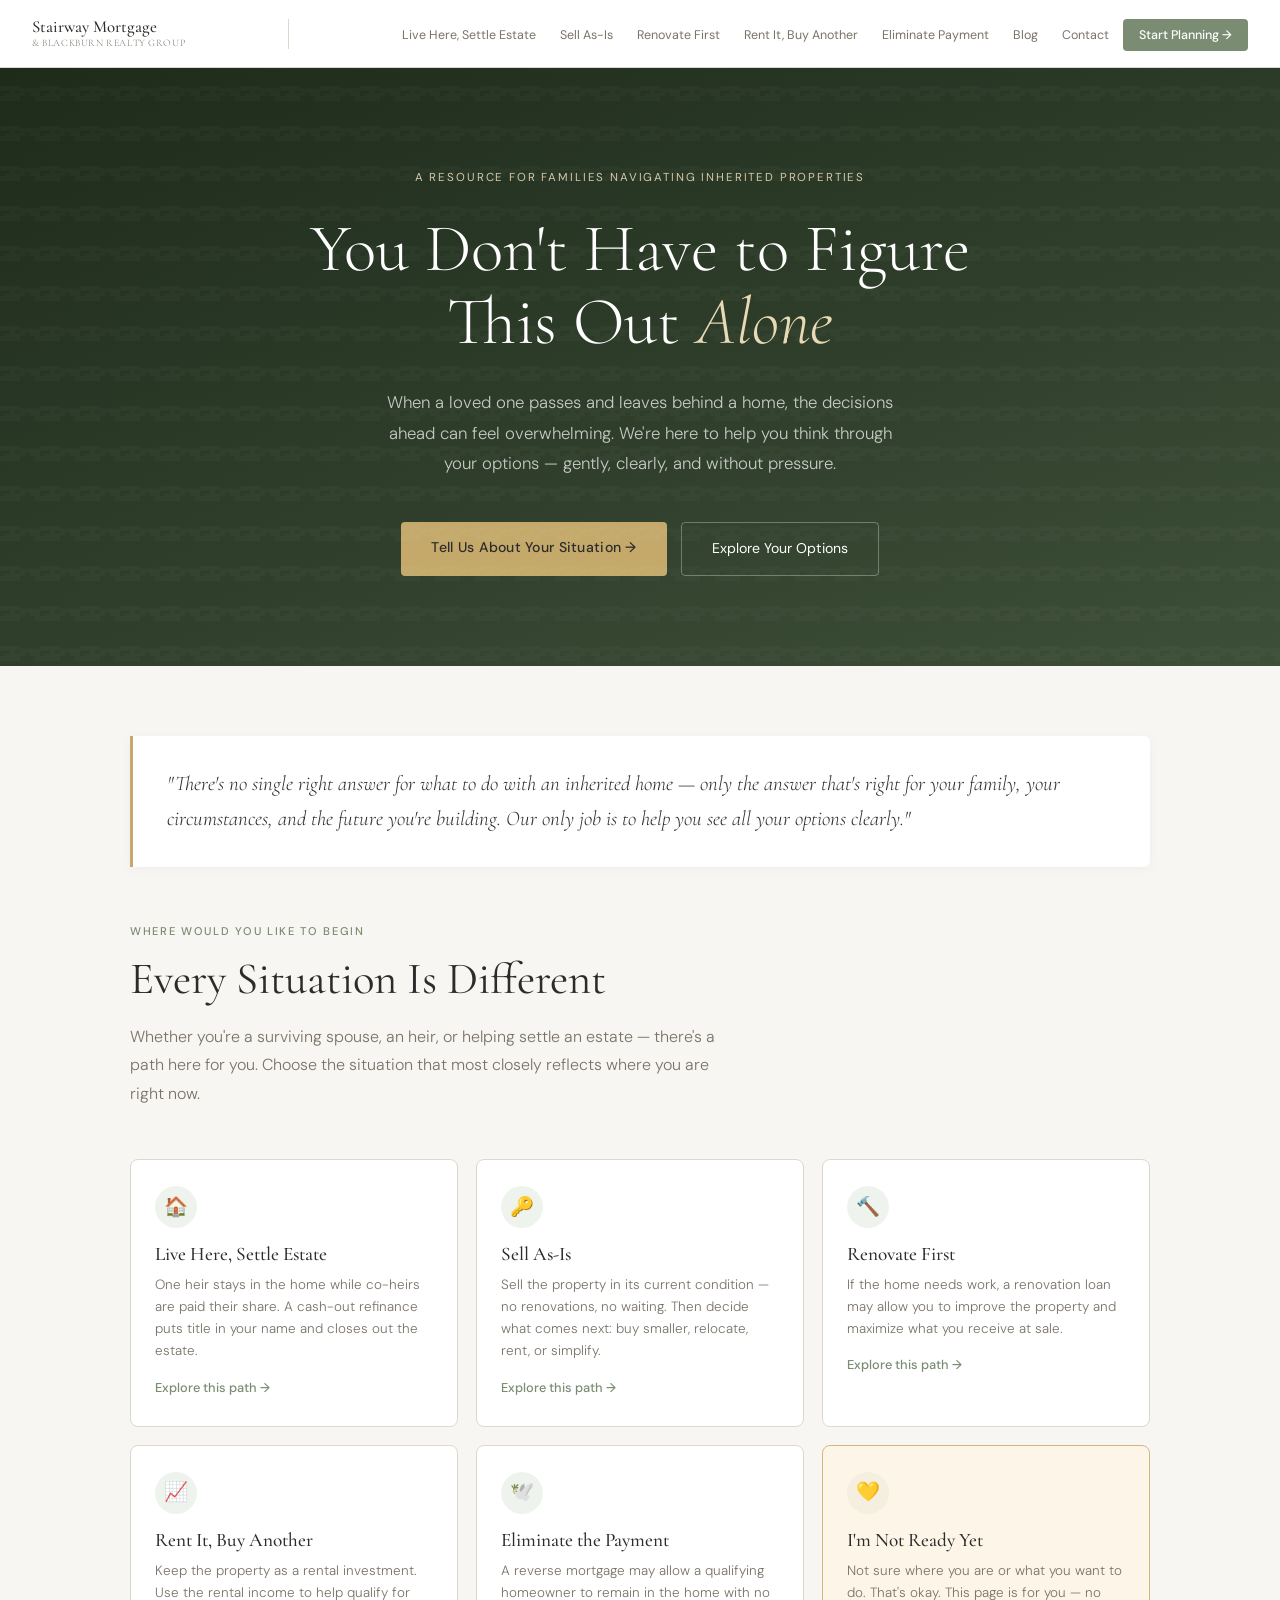
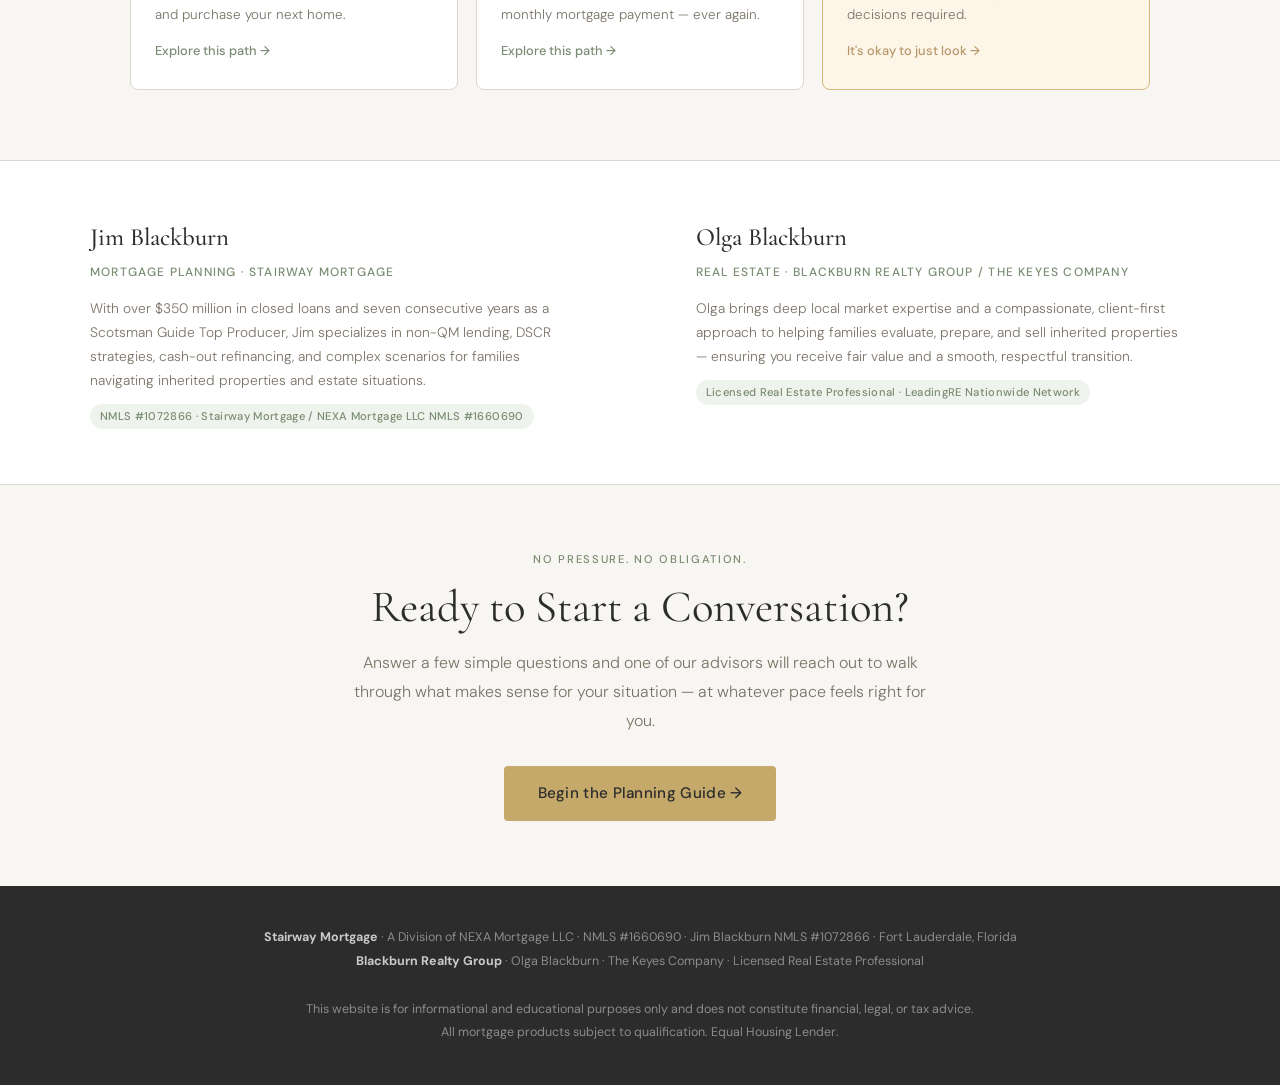
<file: index.html>
<!DOCTYPE html>
<html lang="en">
<head>
  <meta charset="UTF-8">
  <meta name="viewport" content="width=device-width, initial-scale=1.0">
  <title>Inherited Home Guide | Stairway Mortgage & Blackburn Realty Group</title>
  <meta name="description" content="A free planning resource for Florida families navigating inherited properties. Understand all your options — sell, keep, renovate, rent, or eliminate the payment.">
  <link href="https://fonts.googleapis.com/css2?family=Cormorant+Garamond:ital,wght@0,300;0,400;0,500;1,300;1,400&family=DM+Sans:wght@300;400;500&display=swap" rel="stylesheet">
  <link rel="stylesheet" href="/css/style.css">
</head>
<body>

<div id="nav-placeholder"></div>

<div class="hero">
  <div class="hero-eyebrow">A Resource for Families Navigating Inherited Properties</div>
  <h1>You Don't Have to Figure<br>This Out <em>Alone</em></h1>
  <p class="hero-sub">When a loved one passes and leaves behind a home, the decisions ahead can feel overwhelming. We're here to help you think through your options — gently, clearly, and without pressure.</p>
  <div class="hero-actions">
    <a href="/planning-guide" class="btn-primary">Tell Us About Your Situation →</a>
    <a href="#options-anchor" class="btn-ghost" onclick="scrollToOptions(); return false;">Explore Your Options</a>
  </div>
</div>

<div class="section">
  <div class="empathy-block">
    <p>"There's no single right answer for what to do with an inherited home — only the answer that's right for your family, your circumstances, and the future you're building. Our only job is to help you see all your options clearly."</p>
  </div>

  <div class="section-label">Where Would You Like to Begin</div>
  <h2>Every Situation Is Different</h2>
  <p class="section-intro">Whether you're a surviving spouse, an heir, or helping settle an estate — there's a path here for you. Choose the situation that most closely reflects where you are right now.</p>

  <div id="options-anchor" class="options-grid">
    <a href="/live-here-settle-estate" class="option-card">
      <div class="option-icon">🏠</div>
      <h3>Live Here, Settle Estate</h3>
      <p>One heir stays in the home while co-heirs are paid their share. A cash-out refinance puts title in your name and closes out the estate.</p>
      <span class="card-link">Explore this path →</span>
    </a>
    <a href="/sell-as-is" class="option-card">
      <div class="option-icon">🔑</div>
      <h3>Sell As-Is</h3>
      <p>Sell the property in its current condition — no renovations, no waiting. Then decide what comes next: buy smaller, relocate, rent, or simplify.</p>
      <span class="card-link">Explore this path →</span>
    </a>
    <a href="/renovate-first" class="option-card">
      <div class="option-icon">🔨</div>
      <h3>Renovate First</h3>
      <p>If the home needs work, a renovation loan may allow you to improve the property and maximize what you receive at sale.</p>
      <span class="card-link">Explore this path →</span>
    </a>
    <a href="/rent-it-buy-another" class="option-card">
      <div class="option-icon">📈</div>
      <h3>Rent It, Buy Another</h3>
      <p>Keep the property as a rental investment. Use the rental income to help qualify for and purchase your next home.</p>
      <span class="card-link">Explore this path →</span>
    </a>
    <a href="/eliminate-payment" class="option-card">
      <div class="option-icon">🕊️</div>
      <h3>Eliminate the Payment</h3>
      <p>A reverse mortgage may allow a qualifying homeowner to remain in the home with no monthly mortgage payment — ever again.</p>
      <span class="card-link">Explore this path →</span>
    </a>
    <a href="/not-ready-yet" class="option-card not-ready">
      <div class="option-icon" style="background:#f5efe0;">💛</div>
      <h3>I'm Not Ready Yet</h3>
      <p>Not sure where you are or what you want to do. That's okay. This page is for you — no decisions required.</p>
      <span class="card-link" style="color:#b8966a;">It's okay to just look →</span>
    </a>
  </div>
</div>

<div class="team-strip">
  <div class="team-inner">
    <div class="team-member">
      <h3>Jim Blackburn</h3>
      <div class="title">Mortgage Planning · Stairway Mortgage</div>
      <p>With over $350 million in closed loans and seven consecutive years as a Scotsman Guide Top Producer, Jim specializes in non-QM lending, DSCR strategies, cash-out refinancing, and complex scenarios for families navigating inherited properties and estate situations.</p>
      <span class="team-badge">NMLS #1072866 · Stairway Mortgage / NEXA Mortgage LLC NMLS #1660690</span>
    </div>
    <div class="team-sep"></div>
    <div class="team-member">
      <h3>Olga Blackburn</h3>
      <div class="title">Real Estate · Blackburn Realty Group / The Keyes Company</div>
      <p>Olga brings deep local market expertise and a compassionate, client-first approach to helping families evaluate, prepare, and sell inherited properties — ensuring you receive fair value and a smooth, respectful transition.</p>
      <span class="team-badge">Licensed Real Estate Professional · LeadingRE Nationwide Network</span>
    </div>
  </div>
</div>

<div class="section" style="text-align:center; padding: 65px 40px;">
  <div class="section-label">No Pressure. No Obligation.</div>
  <h2 style="max-width:560px; margin: 0 auto 14px;">Ready to Start a Conversation?</h2>
  <p class="section-intro" style="margin: 0 auto 30px;">Answer a few simple questions and one of our advisors will reach out to walk through what makes sense for your situation — at whatever pace feels right for you.</p>
  <a href="/planning-guide" class="btn-primary" style="font-size:0.95rem; padding: 15px 34px;">Begin the Planning Guide →</a>
</div>

<div id="footer-placeholder"></div>

<script src="/js/components.js"></script>
<script src="/js/main.js"></script>
</body>
</html>
</file>
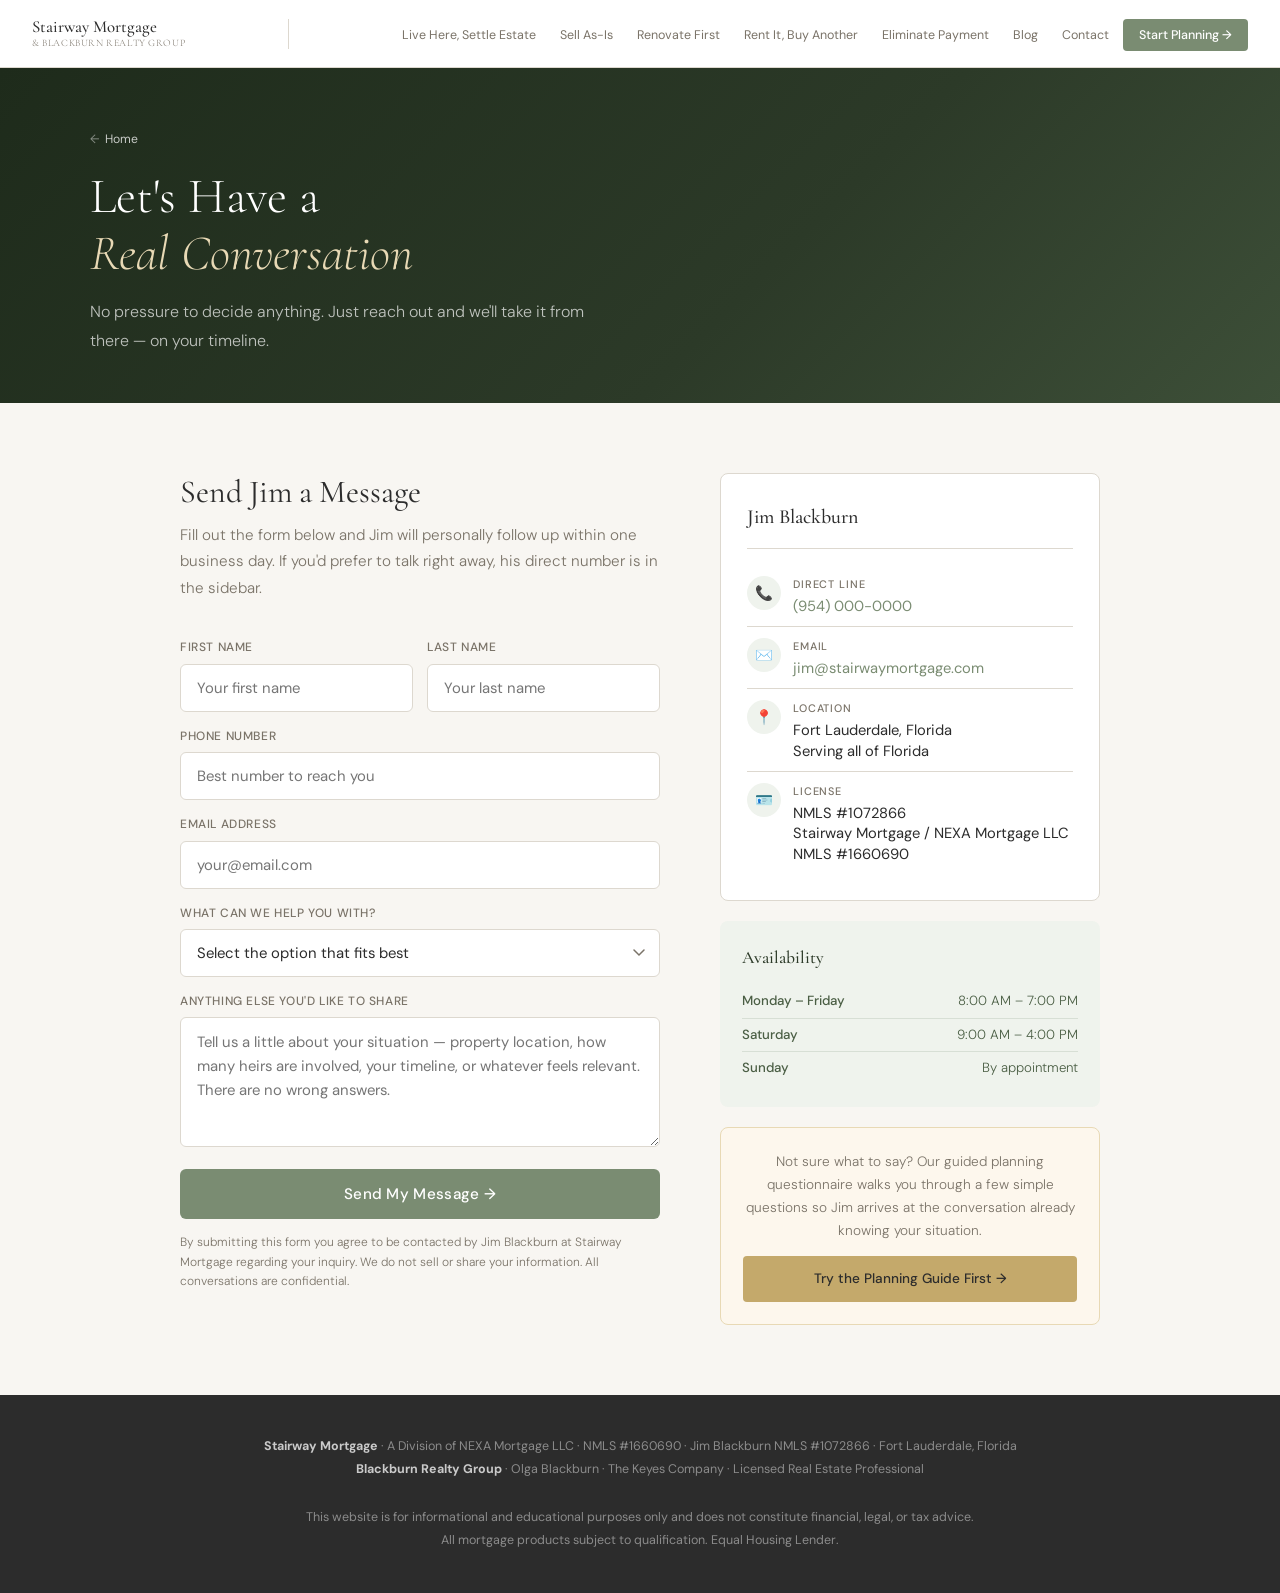
<file: contact.html>
<!DOCTYPE html>
<html lang="en">
<head>
  <meta charset="UTF-8">
  <meta name="viewport" content="width=device-width, initial-scale=1.0">
  <title>Contact | Inherited Home Guide | Stairway Mortgage</title>
  <meta name="description" content="Reach Jim Blackburn at Stairway Mortgage to discuss your inherited property situation. No pressure, no obligation — just a real conversation.">
  <link href="https://fonts.googleapis.com/css2?family=Cormorant+Garamond:ital,wght@0,300;0,400;0,500;1,300;1,400&family=DM+Sans:wght@300;400;500&display=swap" rel="stylesheet">
  <link rel="stylesheet" href="/css/style.css">
</head>
<body>

<div id="nav-placeholder"></div>

<div class="option-hero">
  <div class="option-hero-inner">
    <a href="/" class="breadcrumb">← <span>Home</span></a>
    <h1>Let's Have a<br><em style="font-style:italic; color: var(--gold-light);">Real Conversation</em></h1>
    <p>No pressure to decide anything. Just reach out and we'll take it from there — on your timeline.</p>
  </div>
</div>

<div class="contact-wrap">

  <!-- FORM -->
  <div class="form-side">
    <h2>Send Jim a Message</h2>
    <p class="form-intro">Fill out the form below and Jim will personally follow up within one business day. If you'd prefer to talk right away, his direct number is in the sidebar.</p>

    <div id="contact-form">
      <div class="form-group">
        <div class="form-row">
          <div class="field-wrap">
            <label for="cfname">First Name</label>
            <input type="text" id="cfname" placeholder="Your first name">
          </div>
          <div class="field-wrap">
            <label for="clname">Last Name</label>
            <input type="text" id="clname" placeholder="Your last name">
          </div>
        </div>
        <div class="field-wrap">
          <label for="cphone">Phone Number</label>
          <input type="tel" id="cphone" placeholder="Best number to reach you">
        </div>
        <div class="field-wrap">
          <label for="cemail">Email Address</label>
          <input type="email" id="cemail" placeholder="your@email.com">
        </div>
        <div class="field-wrap">
          <label for="ctopic">What Can We Help You With?</label>
          <select id="ctopic">
            <option value="" disabled selected>Select the option that fits best</option>
            <option>I want to stay in the home and settle the estate</option>
            <option>I'm thinking about selling the home as-is</option>
            <option>I want to renovate before selling</option>
            <option>I'm interested in renting the home and buying another</option>
            <option>I want to learn about eliminating the mortgage payment</option>
            <option>I'm not sure yet — I just want to talk through my options</option>
          </select>
        </div>
        <div class="field-wrap">
          <label for="cmessage">Anything Else You'd Like to Share</label>
          <textarea id="cmessage" placeholder="Tell us a little about your situation — property location, how many heirs are involved, your timeline, or whatever feels relevant. There are no wrong answers."></textarea>
        </div>
      </div>
      <button class="submit-btn" onclick="submitContactForm()">Send My Message →</button>
      <p class="form-disclaimer">By submitting this form you agree to be contacted by Jim Blackburn at Stairway Mortgage regarding your inquiry. We do not sell or share your information. All conversations are confidential.</p>
    </div>

    <div id="contact-confirmation" class="conf-hidden">
      <div class="confirm-icon">✓</div>
      <h3 style="font-family:'Cormorant Garamond',serif; font-size:1.8rem; font-weight:400; margin-bottom:12px;">Message Received</h3>
      <p style="font-size:0.92rem; color:var(--muted); line-height:1.75; font-weight:300; max-width:380px; margin:0 auto;">Thank you for reaching out. Jim will be in touch within one business day for a relaxed, no-obligation conversation about your situation.</p>
      <p style="margin-top:12px; font-style:italic; font-size:0.84rem; color:#b8966a;">You deserve good counsel at a difficult time.</p>
    </div>
  </div>

  <!-- SIDEBAR -->
  <div class="contact-sidebar">
    <div class="info-card">
      <h3>Jim Blackburn</h3>
      <div class="contact-row">
        <div class="contact-icon">📞</div>
        <div>
          <div class="contact-label">Direct Line</div>
          <!-- UPDATE PHONE NUMBER BELOW -->
          <div class="contact-value"><a href="tel:+19540000000">(954) 000-0000</a></div>
        </div>
      </div>
      <div class="contact-row">
        <div class="contact-icon">✉️</div>
        <div>
          <div class="contact-label">Email</div>
          <!-- UPDATE EMAIL BELOW -->
          <div class="contact-value"><a href="mailto:jim@stairwaymortgage.com">jim@stairwaymortgage.com</a></div>
        </div>
      </div>
      <div class="contact-row">
        <div class="contact-icon">📍</div>
        <div>
          <div class="contact-label">Location</div>
          <div class="contact-value">Fort Lauderdale, Florida<br>Serving all of Florida</div>
        </div>
      </div>
      <div class="contact-row">
        <div class="contact-icon">🪪</div>
        <div>
          <div class="contact-label">License</div>
          <div class="contact-value">NMLS #1072866<br>Stairway Mortgage / NEXA Mortgage LLC NMLS #1660690</div>
        </div>
      </div>
    </div>

    <div class="hours-card">
      <h4>Availability</h4>
      <!-- UPDATE HOURS IF NEEDED -->
      <div class="hours-row"><span class="day">Monday – Friday</span><span class="time">8:00 AM – 7:00 PM</span></div>
      <div class="hours-row"><span class="day">Saturday</span><span class="time">9:00 AM – 4:00 PM</span></div>
      <div class="hours-row"><span class="day">Sunday</span><span class="time">By appointment</span></div>
    </div>

    <div class="planning-nudge">
      <p>Not sure what to say? Our guided planning questionnaire walks you through a few simple questions so Jim arrives at the conversation already knowing your situation.</p>
      <a href="/planning-guide">Try the Planning Guide First →</a>
    </div>
  </div>
</div>

<div id="footer-placeholder"></div>

<script src="/js/components.js"></script>
<script src="/js/main.js"></script>
</body>
</html>
</file>
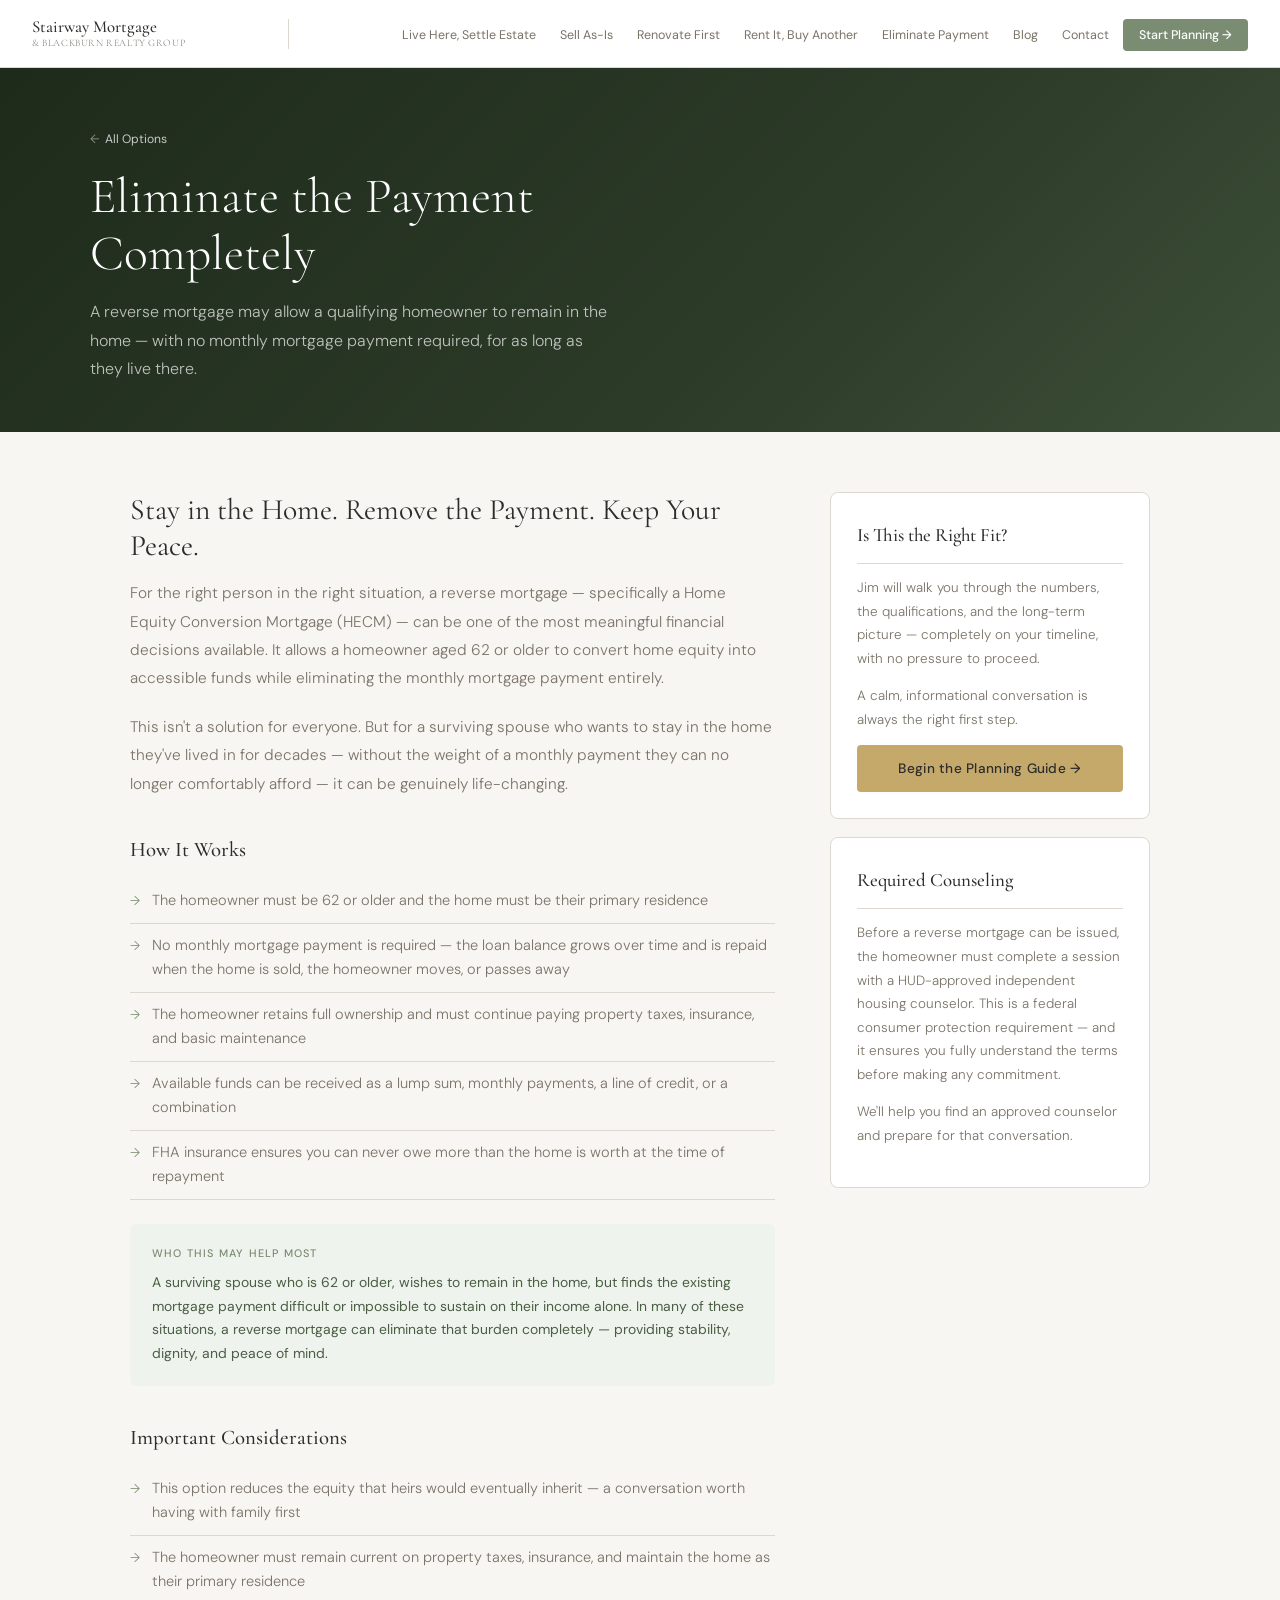
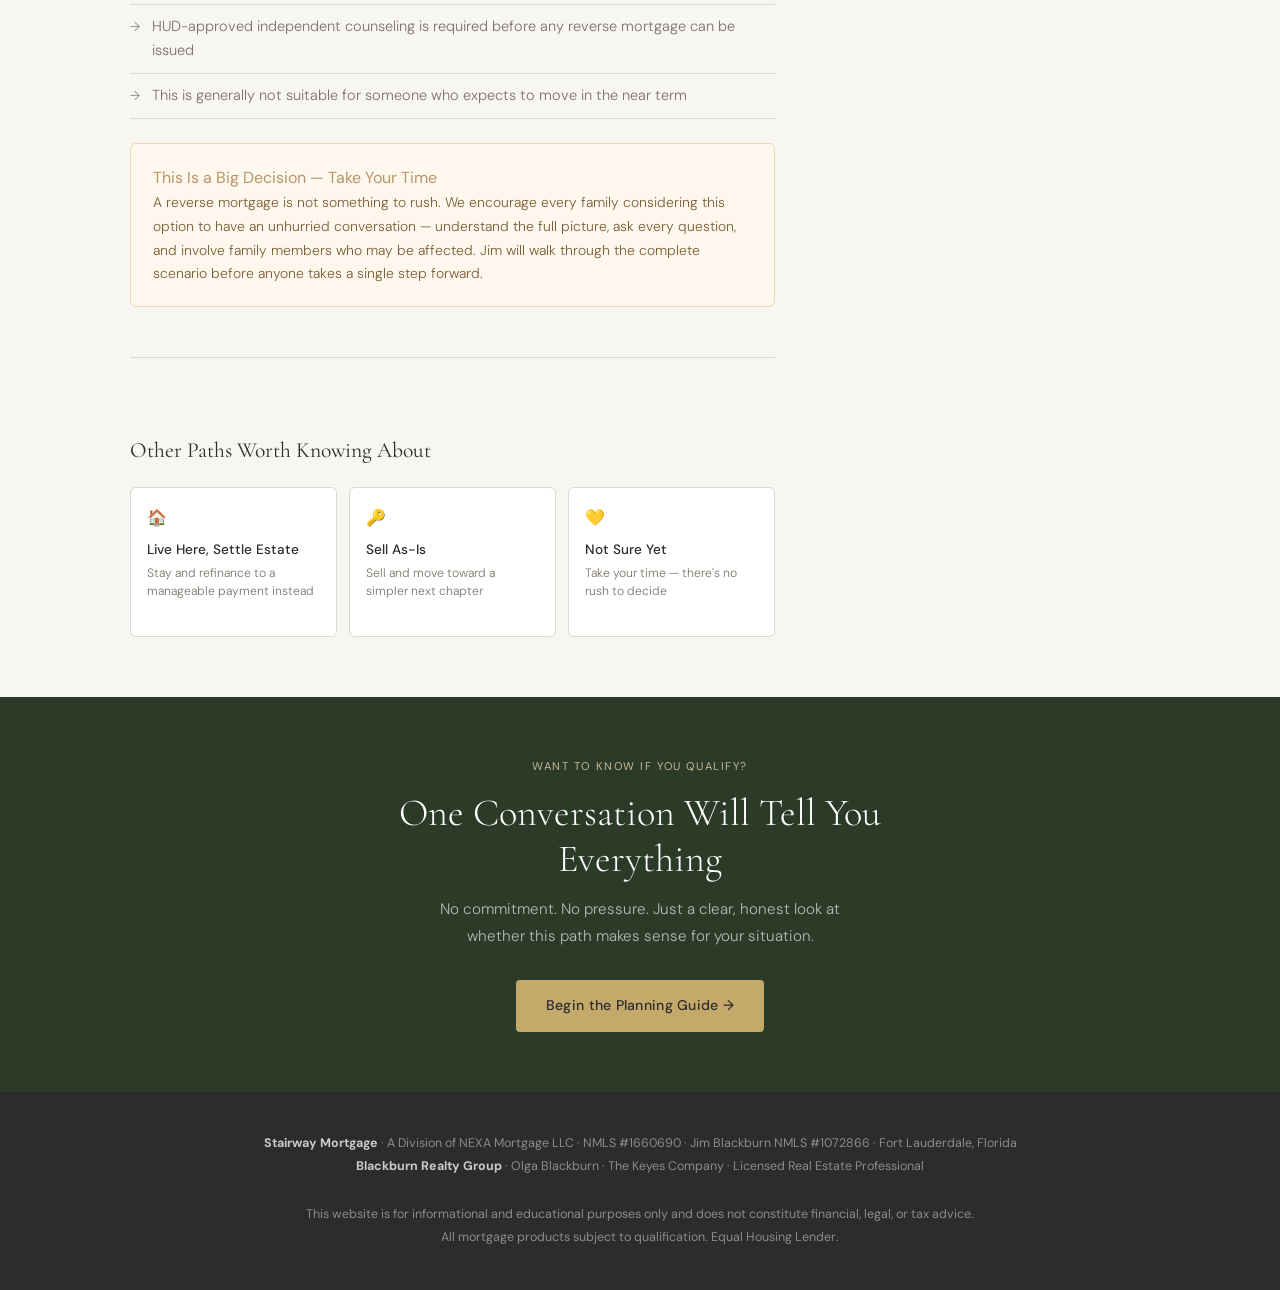
<file: eliminate-payment.html>
<!DOCTYPE html>
<html lang="en">
<head>
  <meta charset="UTF-8">
  <meta name="viewport" content="width=device-width, initial-scale=1.0">
  <title>Eliminate the Payment | Inherited Home Guide | Stairway Mortgage</title>
  <meta name="description" content="A reverse mortgage may allow a qualifying homeowner to remain in the home with no monthly mortgage payment — ever again. Learn if you qualify.">
  <link href="https://fonts.googleapis.com/css2?family=Cormorant+Garamond:ital,wght@0,300;0,400;0,500;1,300;1,400&family=DM+Sans:wght@300;400;500&display=swap" rel="stylesheet">
  <link rel="stylesheet" href="/css/style.css">
</head>
<body>

<div id="nav-placeholder"></div>

<div class="option-hero">
  <div class="option-hero-inner">
    <a href="/" class="breadcrumb">← <span>All Options</span></a>
    <h1>Eliminate the Payment<br>Completely</h1>
    <p>A reverse mortgage may allow a qualifying homeowner to remain in the home — with no monthly mortgage payment required, for as long as they live there.</p>
  </div>
</div>

<div class="option-layout">
  <div class="option-main">
    <h2>Stay in the Home. Remove the Payment. Keep Your Peace.</h2>
    <p>For the right person in the right situation, a reverse mortgage — specifically a Home Equity Conversion Mortgage (HECM) — can be one of the most meaningful financial decisions available. It allows a homeowner aged 62 or older to convert home equity into accessible funds while eliminating the monthly mortgage payment entirely.</p>
    <p>This isn't a solution for everyone. But for a surviving spouse who wants to stay in the home they've lived in for decades — without the weight of a monthly payment they can no longer comfortably afford — it can be genuinely life-changing.</p>

    <h3>How It Works</h3>
    <ul class="consideration-list">
      <li>The homeowner must be 62 or older and the home must be their primary residence</li>
      <li>No monthly mortgage payment is required — the loan balance grows over time and is repaid when the home is sold, the homeowner moves, or passes away</li>
      <li>The homeowner retains full ownership and must continue paying property taxes, insurance, and basic maintenance</li>
      <li>Available funds can be received as a lump sum, monthly payments, a line of credit, or a combination</li>
      <li>FHA insurance ensures you can never owe more than the home is worth at the time of repayment</li>
    </ul>

    <div class="fact-box">
      <div class="fact-label">Who This May Help Most</div>
      <p>A surviving spouse who is 62 or older, wishes to remain in the home, but finds the existing mortgage payment difficult or impossible to sustain on their income alone. In many of these situations, a reverse mortgage can eliminate that burden completely — providing stability, dignity, and peace of mind.</p>
    </div>

    <h3>Important Considerations</h3>
    <ul class="consideration-list">
      <li>This option reduces the equity that heirs would eventually inherit — a conversation worth having with family first</li>
      <li>The homeowner must remain current on property taxes, insurance, and maintain the home as their primary residence</li>
      <li>HUD-approved independent counseling is required before any reverse mortgage can be issued</li>
      <li>This is generally not suitable for someone who expects to move in the near term</li>
    </ul>

    <div class="warm-box">
      <div class="fact-label">This Is a Big Decision — Take Your Time</div>
      <p>A reverse mortgage is not something to rush. We encourage every family considering this option to have an unhurried conversation — understand the full picture, ask every question, and involve family members who may be affected. Jim will walk through the complete scenario before anyone takes a single step forward.</p>
    </div>

    <div class="other-options">
      <h3>Other Paths Worth Knowing About</h3>
      <div class="mini-grid">
        <a href="/live-here-settle-estate" class="mini-card"><div class="mini-icon">🏠</div><h4>Live Here, Settle Estate</h4><p>Stay and refinance to a manageable payment instead</p></a>
        <a href="/sell-as-is" class="mini-card"><div class="mini-icon">🔑</div><h4>Sell As-Is</h4><p>Sell and move toward a simpler next chapter</p></a>
        <a href="/not-ready-yet" class="mini-card"><div class="mini-icon">💛</div><h4>Not Sure Yet</h4><p>Take your time — there's no rush to decide</p></a>
      </div>
    </div>
  </div>

  <div>
    <div class="sidebar-card sticky-card">
      <h4>Is This the Right Fit?</h4>
      <p>Jim will walk you through the numbers, the qualifications, and the long-term picture — completely on your timeline, with no pressure to proceed.</p>
      <p>A calm, informational conversation is always the right first step.</p>
      <a href="/planning-guide" class="btn-primary">Begin the Planning Guide →</a>
    </div>
    <div class="sidebar-card">
      <h4>Required Counseling</h4>
      <p>Before a reverse mortgage can be issued, the homeowner must complete a session with a HUD-approved independent housing counselor. This is a federal consumer protection requirement — and it ensures you fully understand the terms before making any commitment.</p>
      <p>We'll help you find an approved counselor and prepare for that conversation.</p>
    </div>
  </div>
</div>

<div class="page-cta">
  <div class="cta-label">Want to Know If You Qualify?</div>
  <h2>One Conversation Will Tell You Everything</h2>
  <p>No commitment. No pressure. Just a clear, honest look at whether this path makes sense for your situation.</p>
  <a href="/planning-guide" class="btn-primary">Begin the Planning Guide →</a>
</div>

<div id="footer-placeholder"></div>

<script src="/js/components.js"></script>
<script src="/js/main.js"></script>
</body>
</html>
</file>
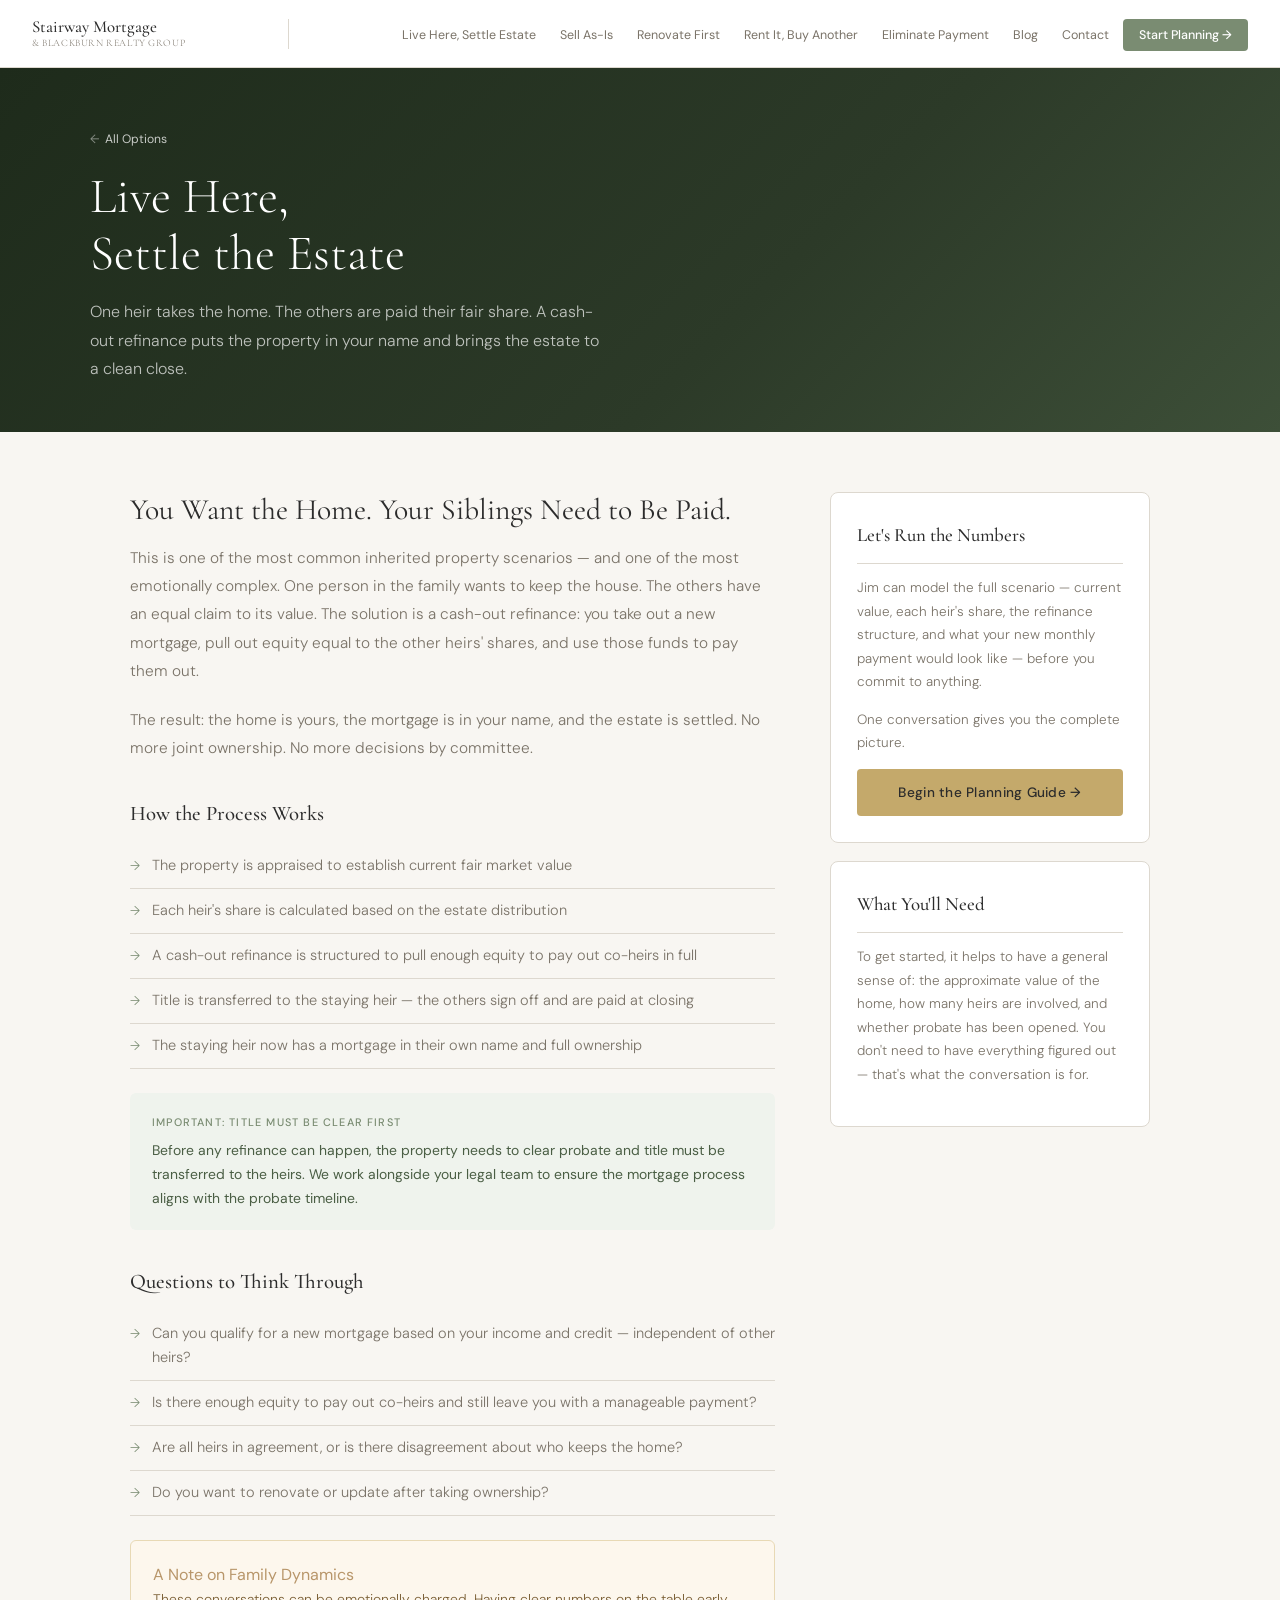
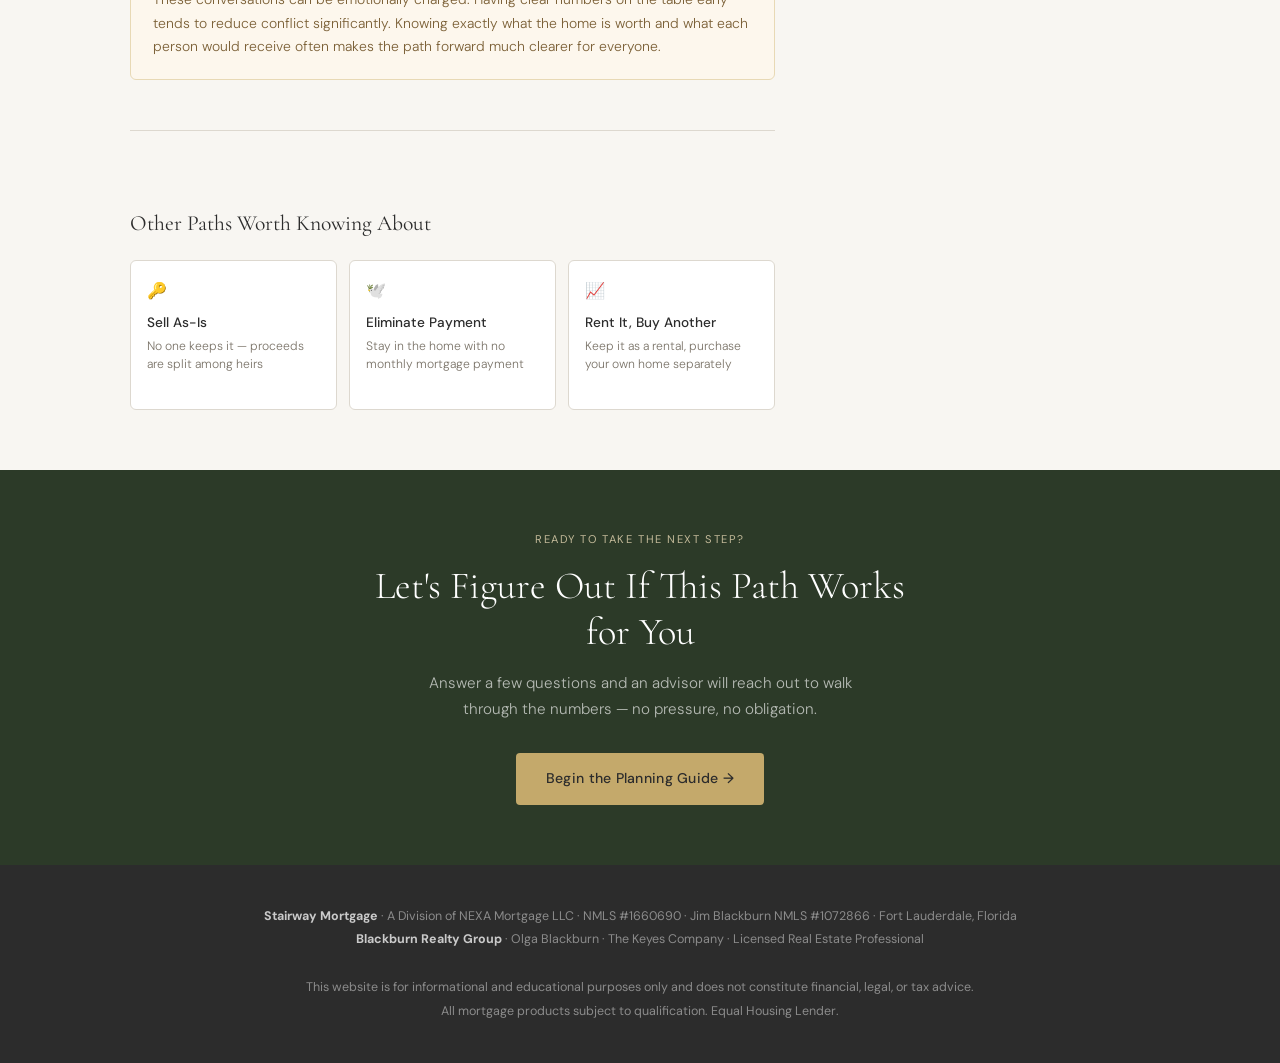
<file: live-here-settle-estate.html>
<!DOCTYPE html>
<html lang="en">
<head>
  <meta charset="UTF-8">
  <meta name="viewport" content="width=device-width, initial-scale=1.0">
  <title>Live Here, Settle Estate | Inherited Home Guide | Stairway Mortgage</title>
  <meta name="description" content="One heir keeps the home while co-heirs are paid out through a cash-out refinance. Learn how to settle the estate cleanly and take full ownership.">
  <link href="https://fonts.googleapis.com/css2?family=Cormorant+Garamond:ital,wght@0,300;0,400;0,500;1,300;1,400&family=DM+Sans:wght@300;400;500&display=swap" rel="stylesheet">
  <link rel="stylesheet" href="/css/style.css">
</head>
<body>

<div id="nav-placeholder"></div>

<div class="option-hero">
  <div class="option-hero-inner">
    <a href="/" class="breadcrumb">← <span>All Options</span></a>
    <h1>Live Here,<br>Settle the Estate</h1>
    <p>One heir takes the home. The others are paid their fair share. A cash-out refinance puts the property in your name and brings the estate to a clean close.</p>
  </div>
</div>

<div class="option-layout">
  <div class="option-main">
    <h2>You Want the Home. Your Siblings Need to Be Paid.</h2>
    <p>This is one of the most common inherited property scenarios — and one of the most emotionally complex. One person in the family wants to keep the house. The others have an equal claim to its value. The solution is a cash-out refinance: you take out a new mortgage, pull out equity equal to the other heirs' shares, and use those funds to pay them out.</p>
    <p>The result: the home is yours, the mortgage is in your name, and the estate is settled. No more joint ownership. No more decisions by committee.</p>

    <h3>How the Process Works</h3>
    <ul class="consideration-list">
      <li>The property is appraised to establish current fair market value</li>
      <li>Each heir's share is calculated based on the estate distribution</li>
      <li>A cash-out refinance is structured to pull enough equity to pay out co-heirs in full</li>
      <li>Title is transferred to the staying heir — the others sign off and are paid at closing</li>
      <li>The staying heir now has a mortgage in their own name and full ownership</li>
    </ul>

    <div class="fact-box">
      <div class="fact-label">Important: Title Must Be Clear First</div>
      <p>Before any refinance can happen, the property needs to clear probate and title must be transferred to the heirs. We work alongside your legal team to ensure the mortgage process aligns with the probate timeline.</p>
    </div>

    <h3>Questions to Think Through</h3>
    <ul class="consideration-list">
      <li>Can you qualify for a new mortgage based on your income and credit — independent of other heirs?</li>
      <li>Is there enough equity to pay out co-heirs and still leave you with a manageable payment?</li>
      <li>Are all heirs in agreement, or is there disagreement about who keeps the home?</li>
      <li>Do you want to renovate or update after taking ownership?</li>
    </ul>

    <div class="warm-box">
      <div class="fact-label">A Note on Family Dynamics</div>
      <p>These conversations can be emotionally charged. Having clear numbers on the table early tends to reduce conflict significantly. Knowing exactly what the home is worth and what each person would receive often makes the path forward much clearer for everyone.</p>
    </div>

    <div class="other-options">
      <h3>Other Paths Worth Knowing About</h3>
      <div class="mini-grid">
        <a href="/sell-as-is" class="mini-card"><div class="mini-icon">🔑</div><h4>Sell As-Is</h4><p>No one keeps it — proceeds are split among heirs</p></a>
        <a href="/eliminate-payment" class="mini-card"><div class="mini-icon">🕊️</div><h4>Eliminate Payment</h4><p>Stay in the home with no monthly mortgage payment</p></a>
        <a href="/rent-it-buy-another" class="mini-card"><div class="mini-icon">📈</div><h4>Rent It, Buy Another</h4><p>Keep it as a rental, purchase your own home separately</p></a>
      </div>
    </div>
  </div>

  <div>
    <div class="sidebar-card sticky-card">
      <h4>Let's Run the Numbers</h4>
      <p>Jim can model the full scenario — current value, each heir's share, the refinance structure, and what your new monthly payment would look like — before you commit to anything.</p>
      <p>One conversation gives you the complete picture.</p>
      <a href="/planning-guide" class="btn-primary">Begin the Planning Guide →</a>
    </div>
    <div class="sidebar-card">
      <h4>What You'll Need</h4>
      <p>To get started, it helps to have a general sense of: the approximate value of the home, how many heirs are involved, and whether probate has been opened. You don't need to have everything figured out — that's what the conversation is for.</p>
    </div>
  </div>
</div>

<div class="page-cta">
  <div class="cta-label">Ready to Take the Next Step?</div>
  <h2>Let's Figure Out If This Path Works for You</h2>
  <p>Answer a few questions and an advisor will reach out to walk through the numbers — no pressure, no obligation.</p>
  <a href="/planning-guide" class="btn-primary">Begin the Planning Guide →</a>
</div>

<div id="footer-placeholder"></div>

<script src="/js/components.js"></script>
<script src="/js/main.js"></script>
</body>
</html>
</file>
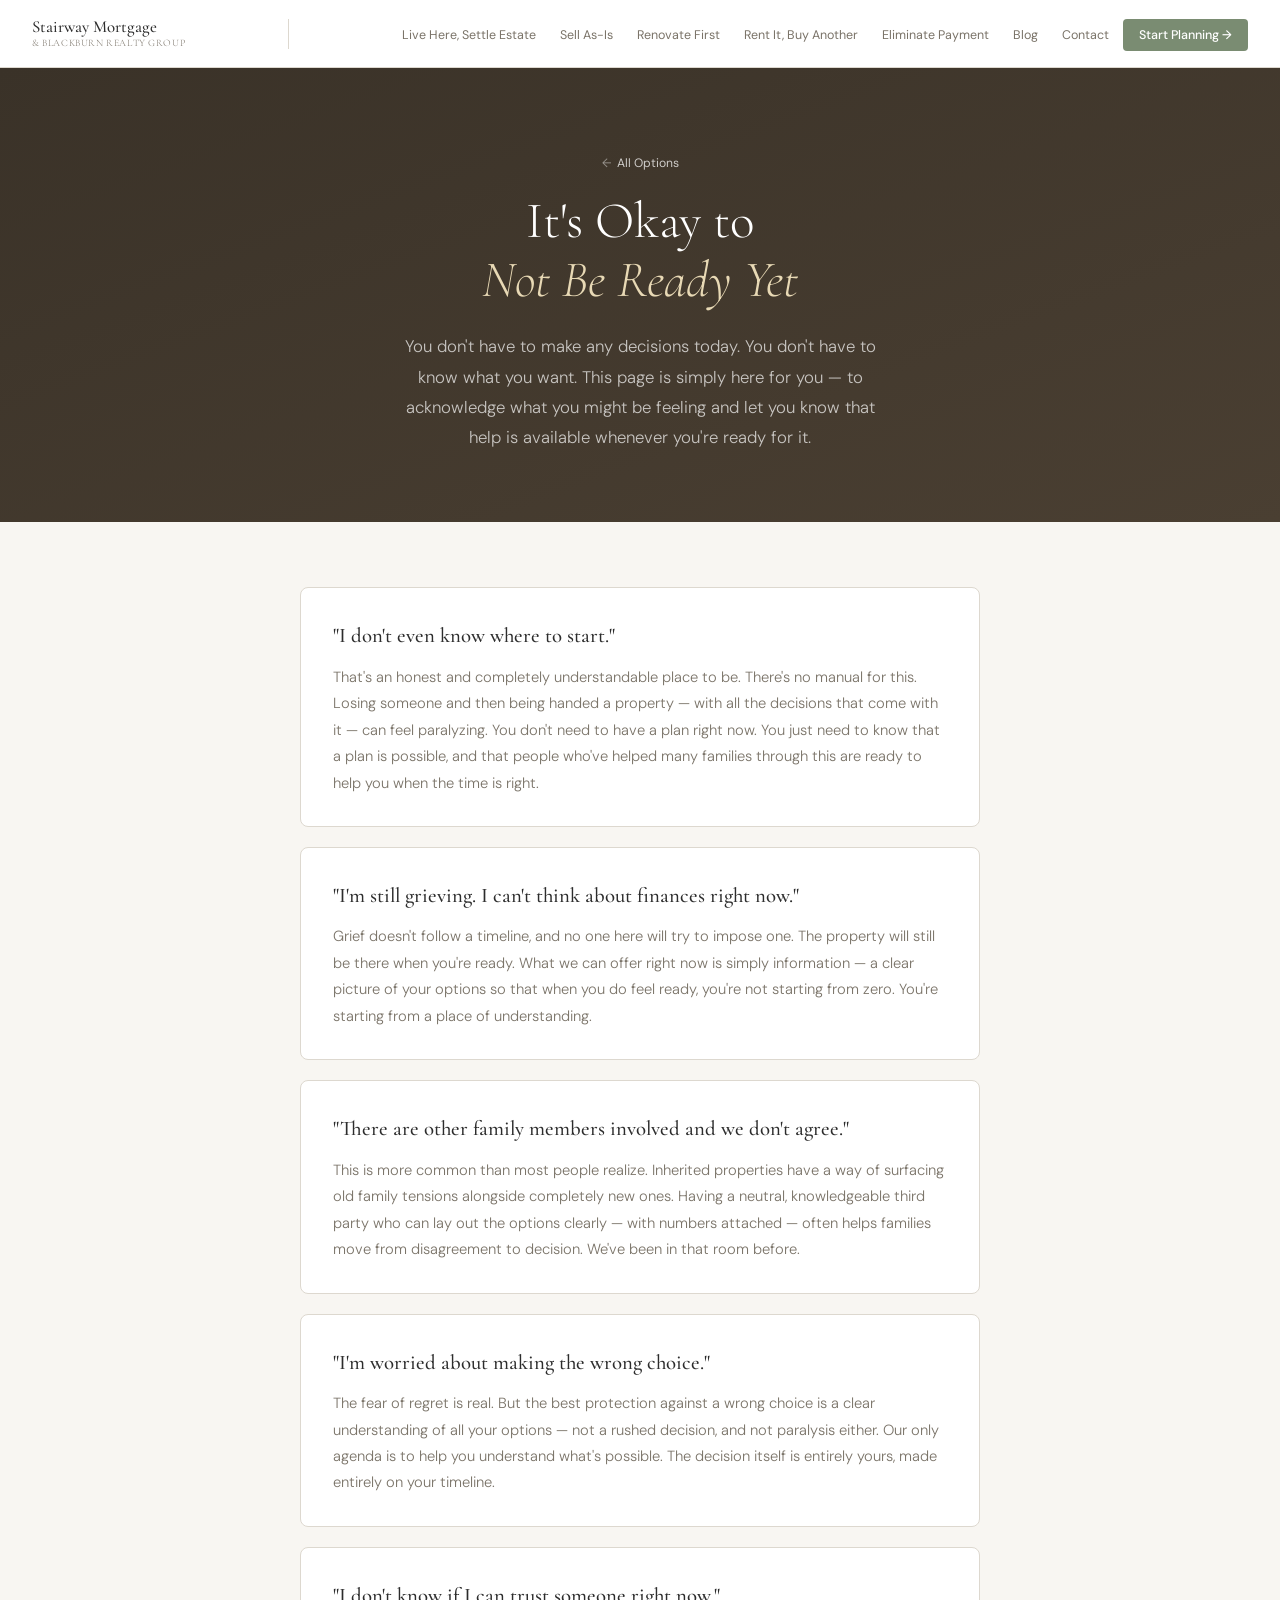
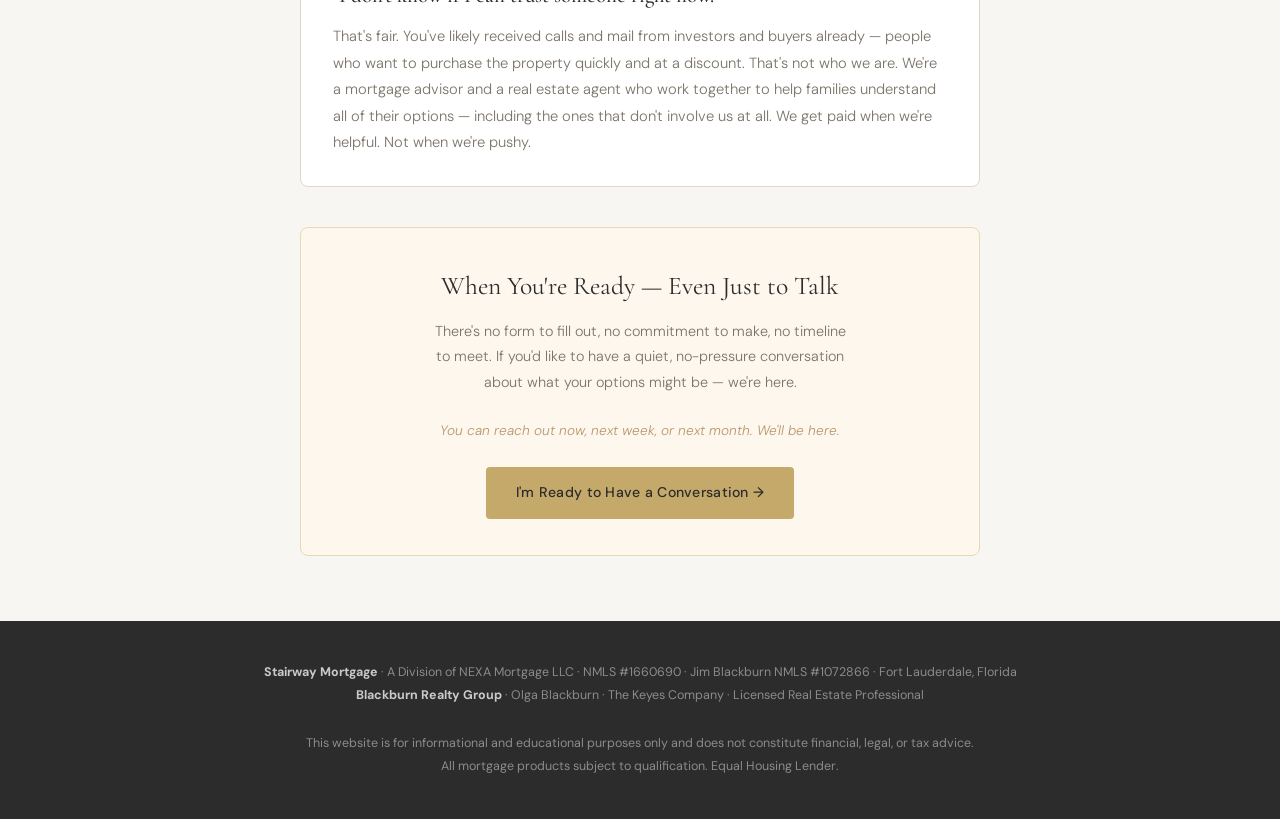
<file: not-ready-yet.html>
<!DOCTYPE html>
<html lang="en">
<head>
  <meta charset="UTF-8">
  <meta name="viewport" content="width=device-width, initial-scale=1.0">
  <title>I'm Not Ready Yet | Inherited Home Guide | Stairway Mortgage</title>
  <meta name="description" content="Not sure what to do with an inherited home? That's okay. No decisions required. This page is here to acknowledge what you're feeling and let you know help is available whenever you're ready.">
  <link href="https://fonts.googleapis.com/css2?family=Cormorant+Garamond:ital,wght@0,300;0,400;0,500;1,300;1,400&family=DM+Sans:wght@300;400;500&display=swap" rel="stylesheet">
  <link rel="stylesheet" href="/css/style.css">
</head>
<body>

<div id="nav-placeholder"></div>

<div class="not-ready-hero">
  <a href="/" class="breadcrumb" style="justify-content:center;">← <span>All Options</span></a>
  <h1>It's Okay to<br><em>Not Be Ready Yet</em></h1>
  <p>You don't have to make any decisions today. You don't have to know what you want. This page is simply here for you — to acknowledge what you might be feeling and let you know that help is available whenever you're ready for it.</p>
</div>

<div class="not-ready-content">

  <div class="feeling-block">
    <h3>"I don't even know where to start."</h3>
    <p>That's an honest and completely understandable place to be. There's no manual for this. Losing someone and then being handed a property — with all the decisions that come with it — can feel paralyzing. You don't need to have a plan right now. You just need to know that a plan is possible, and that people who've helped many families through this are ready to help you when the time is right.</p>
  </div>

  <div class="feeling-block">
    <h3>"I'm still grieving. I can't think about finances right now."</h3>
    <p>Grief doesn't follow a timeline, and no one here will try to impose one. The property will still be there when you're ready. What we can offer right now is simply information — a clear picture of your options so that when you do feel ready, you're not starting from zero. You're starting from a place of understanding.</p>
  </div>

  <div class="feeling-block">
    <h3>"There are other family members involved and we don't agree."</h3>
    <p>This is more common than most people realize. Inherited properties have a way of surfacing old family tensions alongside completely new ones. Having a neutral, knowledgeable third party who can lay out the options clearly — with numbers attached — often helps families move from disagreement to decision. We've been in that room before.</p>
  </div>

  <div class="feeling-block">
    <h3>"I'm worried about making the wrong choice."</h3>
    <p>The fear of regret is real. But the best protection against a wrong choice is a clear understanding of all your options — not a rushed decision, and not paralysis either. Our only agenda is to help you understand what's possible. The decision itself is entirely yours, made entirely on your timeline.</p>
  </div>

  <div class="feeling-block">
    <h3>"I don't know if I can trust someone right now."</h3>
    <p>That's fair. You've likely received calls and mail from investors and buyers already — people who want to purchase the property quickly and at a discount. That's not who we are. We're a mortgage advisor and a real estate agent who work together to help families understand all of their options — including the ones that don't involve us at all. We get paid when we're helpful. Not when we're pushy.</p>
  </div>

  <div class="not-ready-cta">
    <h3>When You're Ready — Even Just to Talk</h3>
    <p>There's no form to fill out, no commitment to make, no timeline to meet. If you'd like to have a quiet, no-pressure conversation about what your options might be — we're here.</p>
    <p style="font-style:italic; font-size:0.85rem; color: #b8966a;">You can reach out now, next week, or next month. We'll be here.</p>
    <a href="/planning-guide" class="btn-primary" style="background: var(--gold);">I'm Ready to Have a Conversation →</a>
  </div>

</div>

<div id="footer-placeholder"></div>

<script src="/js/components.js"></script>
<script src="/js/main.js"></script>
</body>
</html>
</file>
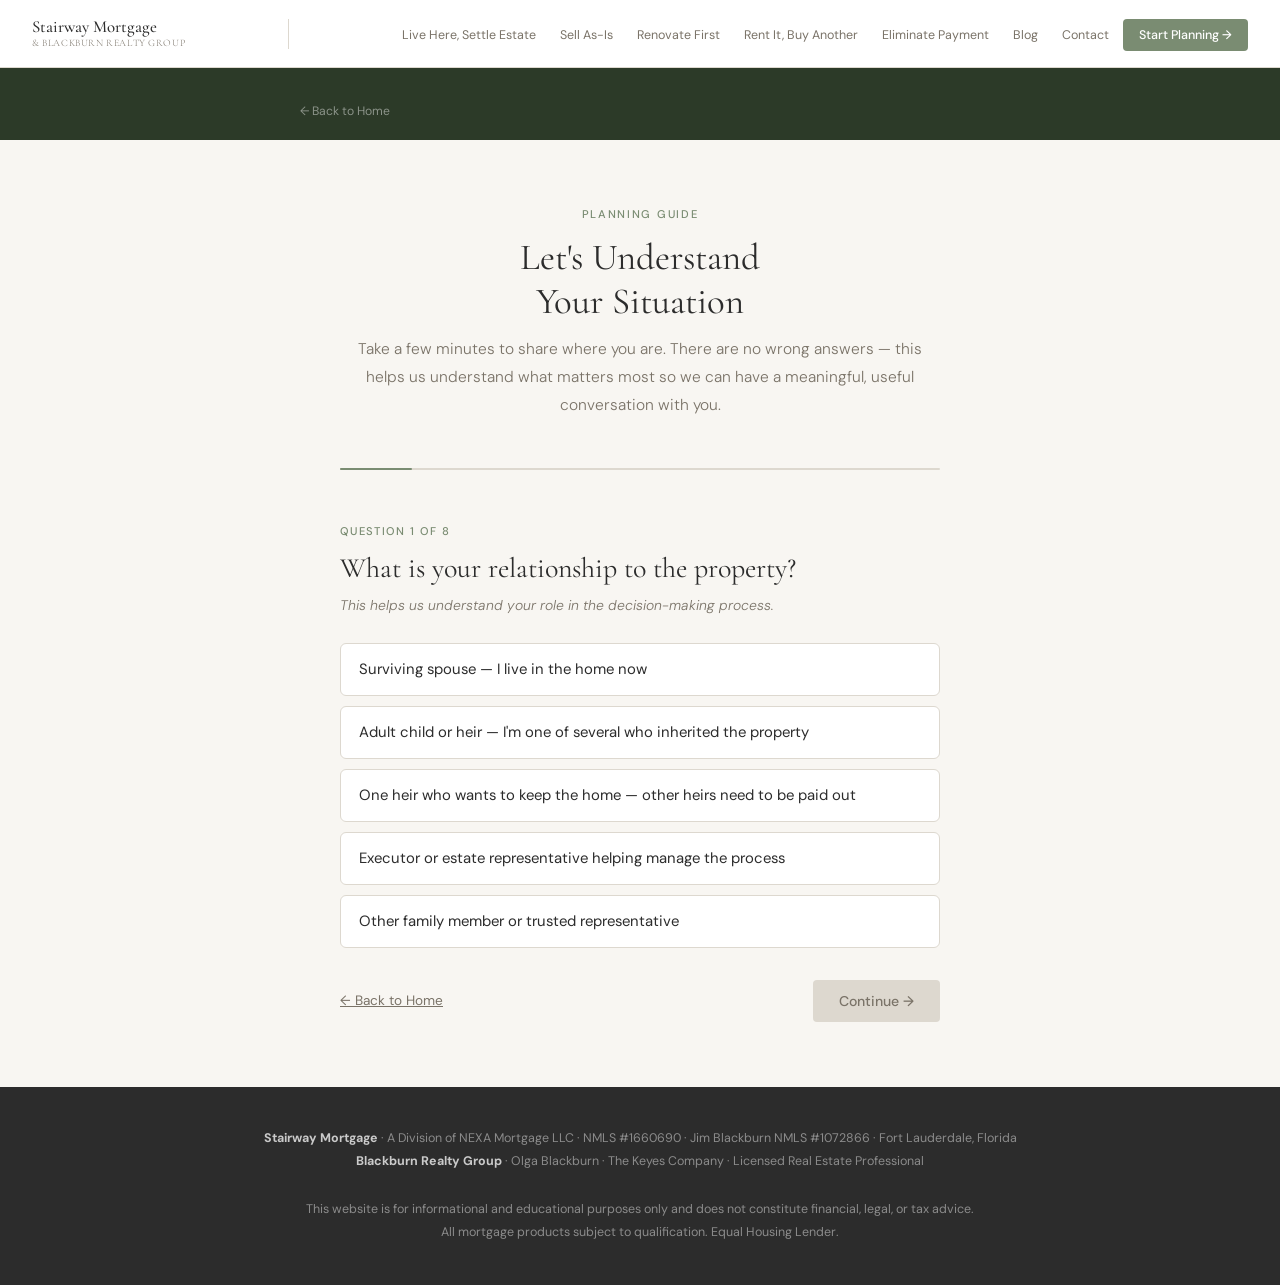
<file: planning-guide.html>
<!DOCTYPE html>
<html lang="en">
<head>
  <meta charset="UTF-8">
  <meta name="viewport" content="width=device-width, initial-scale=1.0">
  <title>Start Planning | Inherited Home Guide | Stairway Mortgage</title>
  <meta name="description" content="Answer a few simple questions and an advisor will reach out to walk through your inherited property options — no pressure, no obligation.">
  <link href="https://fonts.googleapis.com/css2?family=Cormorant+Garamond:ital,wght@0,300;0,400;0,500;1,300;1,400&family=DM+Sans:wght@300;400;500&display=swap" rel="stylesheet">
  <link rel="stylesheet" href="/css/style.css">
</head>
<body>

<div id="nav-placeholder"></div>

<div style="background: var(--deep-green); padding: 28px 40px 0;">
  <div style="max-width:680px; margin:0 auto;">
    <a href="/" class="breadcrumb">← Back to Home</a>
  </div>
</div>

<div class="quiz-wrap">
  <div class="quiz-header">
    <div class="section-label">Planning Guide</div>
    <h1>Let's Understand<br>Your Situation</h1>
    <p>Take a few minutes to share where you are. There are no wrong answers — this helps us understand what matters most so we can have a meaningful, useful conversation with you.</p>
  </div>

  <div class="progress-bar">
    <div class="progress-fill" id="quiz-progress" style="width: 12%"></div>
  </div>

  <!-- Q1 -->
  <div class="question-block active" data-q="1">
    <div class="question-num">Question 1 of 8</div>
    <h2>What is your relationship to the property?</h2>
    <p class="question-note">This helps us understand your role in the decision-making process.</p>
    <div class="answer-options">
      <button class="answer-btn" onclick="selectAnswer(this)">Surviving spouse — I live in the home now</button>
      <button class="answer-btn" onclick="selectAnswer(this)">Adult child or heir — I'm one of several who inherited the property</button>
      <button class="answer-btn" onclick="selectAnswer(this)">One heir who wants to keep the home — other heirs need to be paid out</button>
      <button class="answer-btn" onclick="selectAnswer(this)">Executor or estate representative helping manage the process</button>
      <button class="answer-btn" onclick="selectAnswer(this)">Other family member or trusted representative</button>
    </div>
    <div class="quiz-nav">
      <a href="/" class="btn-back">← Back to Home</a>
      <button class="btn-next" onclick="nextQuestion(2)" id="next-1" disabled>Continue →</button>
    </div>
  </div>

  <!-- Q2 -->
  <div class="question-block" data-q="2">
    <div class="question-num">Question 2 of 8</div>
    <h2>Is there currently a mortgage on the property?</h2>
    <p class="question-note">An approximate answer is perfectly fine — exact numbers aren't needed yet.</p>
    <div class="answer-options">
      <button class="answer-btn" onclick="selectAnswer(this)">Yes — payments are being made and it seems manageable</button>
      <button class="answer-btn" onclick="selectAnswer(this)">Yes — the payment is a financial concern or burden</button>
      <button class="answer-btn" onclick="selectAnswer(this)">The home is paid off — no mortgage</button>
      <button class="answer-btn" onclick="selectAnswer(this)">I'm not sure of the current mortgage status</button>
    </div>
    <div class="quiz-nav">
      <button class="btn-back" onclick="prevQuestion(1)">← Back</button>
      <button class="btn-next" onclick="nextQuestion(3)" id="next-2" disabled>Continue →</button>
    </div>
  </div>

  <!-- Q3 -->
  <div class="question-block" data-q="3">
    <div class="question-num">Question 3 of 8</div>
    <h2>What is the current condition of the home?</h2>
    <p class="question-note">This helps us understand whether preparation or renovation might be part of the picture.</p>
    <div class="answer-options">
      <button class="answer-btn" onclick="selectAnswer(this)">It's well-maintained and in good shape</button>
      <button class="answer-btn" onclick="selectAnswer(this)">It needs some cosmetic updates but is livable</button>
      <button class="answer-btn" onclick="selectAnswer(this)">It needs significant repairs or renovation</button>
      <button class="answer-btn" onclick="selectAnswer(this)">I haven't been able to assess it fully yet</button>
    </div>
    <div class="quiz-nav">
      <button class="btn-back" onclick="prevQuestion(2)">← Back</button>
      <button class="btn-next" onclick="nextQuestion(4)" id="next-3" disabled>Continue →</button>
    </div>
  </div>

  <!-- Q4 -->
  <div class="question-block" data-q="4">
    <div class="question-num">Question 4 of 8</div>
    <h2>Which path feels most relevant to your situation?</h2>
    <p class="question-note">Select the one that resonates most — your advisor will help you explore all options.</p>
    <div class="answer-options">
      <button class="answer-btn" onclick="selectAnswer(this)">I want to keep the home — and I need to pay out other heirs
        <span class="answer-sub">Cash-out refinance, take title, settle the estate</span>
      </button>
      <button class="answer-btn" onclick="selectAnswer(this)">I want to sell the home and decide what comes next
        <span class="answer-sub">Sell as-is, then buy smaller, relocate, rent, or simplify</span>
      </button>
      <button class="answer-btn" onclick="selectAnswer(this)">I want to renovate before selling to maximize the sale price
        <span class="answer-sub">Renovation loan + listed at improved value</span>
      </button>
      <button class="answer-btn" onclick="selectAnswer(this)">I want to rent the home and use that income toward my next purchase
        <span class="answer-sub">Rental strategy + DSCR lending for next home</span>
      </button>
      <button class="answer-btn" onclick="selectAnswer(this)">I want to eliminate the mortgage payment and stay in the home
        <span class="answer-sub">Reverse mortgage — no monthly payment required</span>
      </button>
      <button class="answer-btn" onclick="selectAnswer(this)">I'm not sure yet — I just want to understand my options</button>
    </div>
    <div class="quiz-nav">
      <button class="btn-back" onclick="prevQuestion(3)">← Back</button>
      <button class="btn-next" onclick="nextQuestion(5)" id="next-4" disabled>Continue →</button>
    </div>
  </div>

  <!-- Q5 -->
  <div class="question-block" data-q="5">
    <div class="question-num">Question 5 of 8</div>
    <h2>Are there multiple heirs involved in this decision?</h2>
    <p class="question-note">This helps us understand the complexity of the estate situation.</p>
    <div class="answer-options">
      <button class="answer-btn" onclick="selectAnswer(this)">No — I am the sole heir or decision-maker</button>
      <button class="answer-btn" onclick="selectAnswer(this)">Yes — and we are generally in agreement about the direction</button>
      <button class="answer-btn" onclick="selectAnswer(this)">Yes — and we are still working through different opinions</button>
      <button class="answer-btn" onclick="selectAnswer(this)">It's complicated — I'd rather explain in the conversation</button>
    </div>
    <div class="quiz-nav">
      <button class="btn-back" onclick="prevQuestion(4)">← Back</button>
      <button class="btn-next" onclick="nextQuestion(6)" id="next-5" disabled>Continue →</button>
    </div>
  </div>

  <!-- Q6 -->
  <div class="question-block" data-q="6">
    <div class="question-num">Question 6 of 8</div>
    <h2>What is your general timeline for making a decision?</h2>
    <p class="question-note">There is no pressure — we just want to be respectful of where you are in the process.</p>
    <div class="answer-options">
      <button class="answer-btn" onclick="selectAnswer(this)">There is some urgency — decisions need to be made soon</button>
      <button class="answer-btn" onclick="selectAnswer(this)">We have a few months to think things through</button>
      <button class="answer-btn" onclick="selectAnswer(this)">We're in the early stages — no immediate pressure</button>
      <button class="answer-btn" onclick="selectAnswer(this)">I'm still processing the loss and not ready to decide anything yet</button>
    </div>
    <div class="quiz-nav">
      <button class="btn-back" onclick="prevQuestion(5)">← Back</button>
      <button class="btn-next" onclick="nextQuestion(7)" id="next-6" disabled>Continue →</button>
    </div>
  </div>

  <!-- Q7 -->
  <div class="question-block" data-q="7">
    <div class="question-num">Question 7 of 8</div>
    <h2>Would a free home value report be helpful?</h2>
    <p class="question-note">Knowing the current market value is often a useful first step — regardless of which direction you ultimately choose.</p>
    <div class="answer-options">
      <button class="answer-btn" onclick="selectAnswer(this)">Yes — I'd like to know what the home is worth today</button>
      <button class="answer-btn" onclick="selectAnswer(this)">Possibly — I'll discuss it with the advisor</button>
      <button class="answer-btn" onclick="selectAnswer(this)">Not right now, but maybe later</button>
    </div>
    <div class="quiz-nav">
      <button class="btn-back" onclick="prevQuestion(6)">← Back</button>
      <button class="btn-next" onclick="nextQuestion(8)" id="next-7" disabled>Continue →</button>
    </div>
  </div>

  <!-- Q8 — Contact -->
  <div class="question-block" data-q="8">
    <div class="question-num">Question 8 of 8</div>
    <h2>How should we reach you?</h2>
    <p class="question-note">An advisor will be in touch within one business day — a calm, no-pressure conversation about what's possible for your situation.</p>
    <div style="display:flex; flex-direction:column; gap:12px; margin-bottom: 8px;">
      <div class="input-row">
        <input type="text" class="text-input" placeholder="Your first name" id="fname">
        <input type="text" class="text-input" placeholder="Your last name" id="lname">
      </div>
      <input type="tel" class="text-input" placeholder="Best phone number" id="phone">
      <input type="email" class="text-input" placeholder="Email address (optional)" id="email">
      <input type="text" class="text-input" placeholder="Property address or city / zip (optional)" id="address">
    </div>
    <div class="quiz-nav">
      <button class="btn-back" onclick="prevQuestion(7)">← Back</button>
      <button class="btn-next" onclick="submitQuiz()" style="background: var(--gold); color: var(--charcoal); font-weight:600;">Submit &amp; Connect With an Advisor →</button>
    </div>
  </div>

  <!-- Confirmation -->
  <div class="question-block" data-q="9">
    <div class="confirmation">
      <div class="confirmation-icon">✓</div>
      <h2>Thank You for Reaching Out</h2>
      <p>We've received your information. An advisor from our team will be in touch within one business day for a relaxed, no-obligation conversation about your situation and the options available to you.</p>
      <p style="font-style:italic; font-size:0.87rem; color: #b8966a;">You deserve good counsel at a difficult time. We're honored to be part of that.</p>
      <a href="/" class="btn-primary" style="margin-top: 8px;">← Return to Home</a>
    </div>
  </div>

</div>

<div id="footer-placeholder"></div>

<script src="/js/components.js"></script>
<script src="/js/main.js"></script>
</body>
</html>
</file>
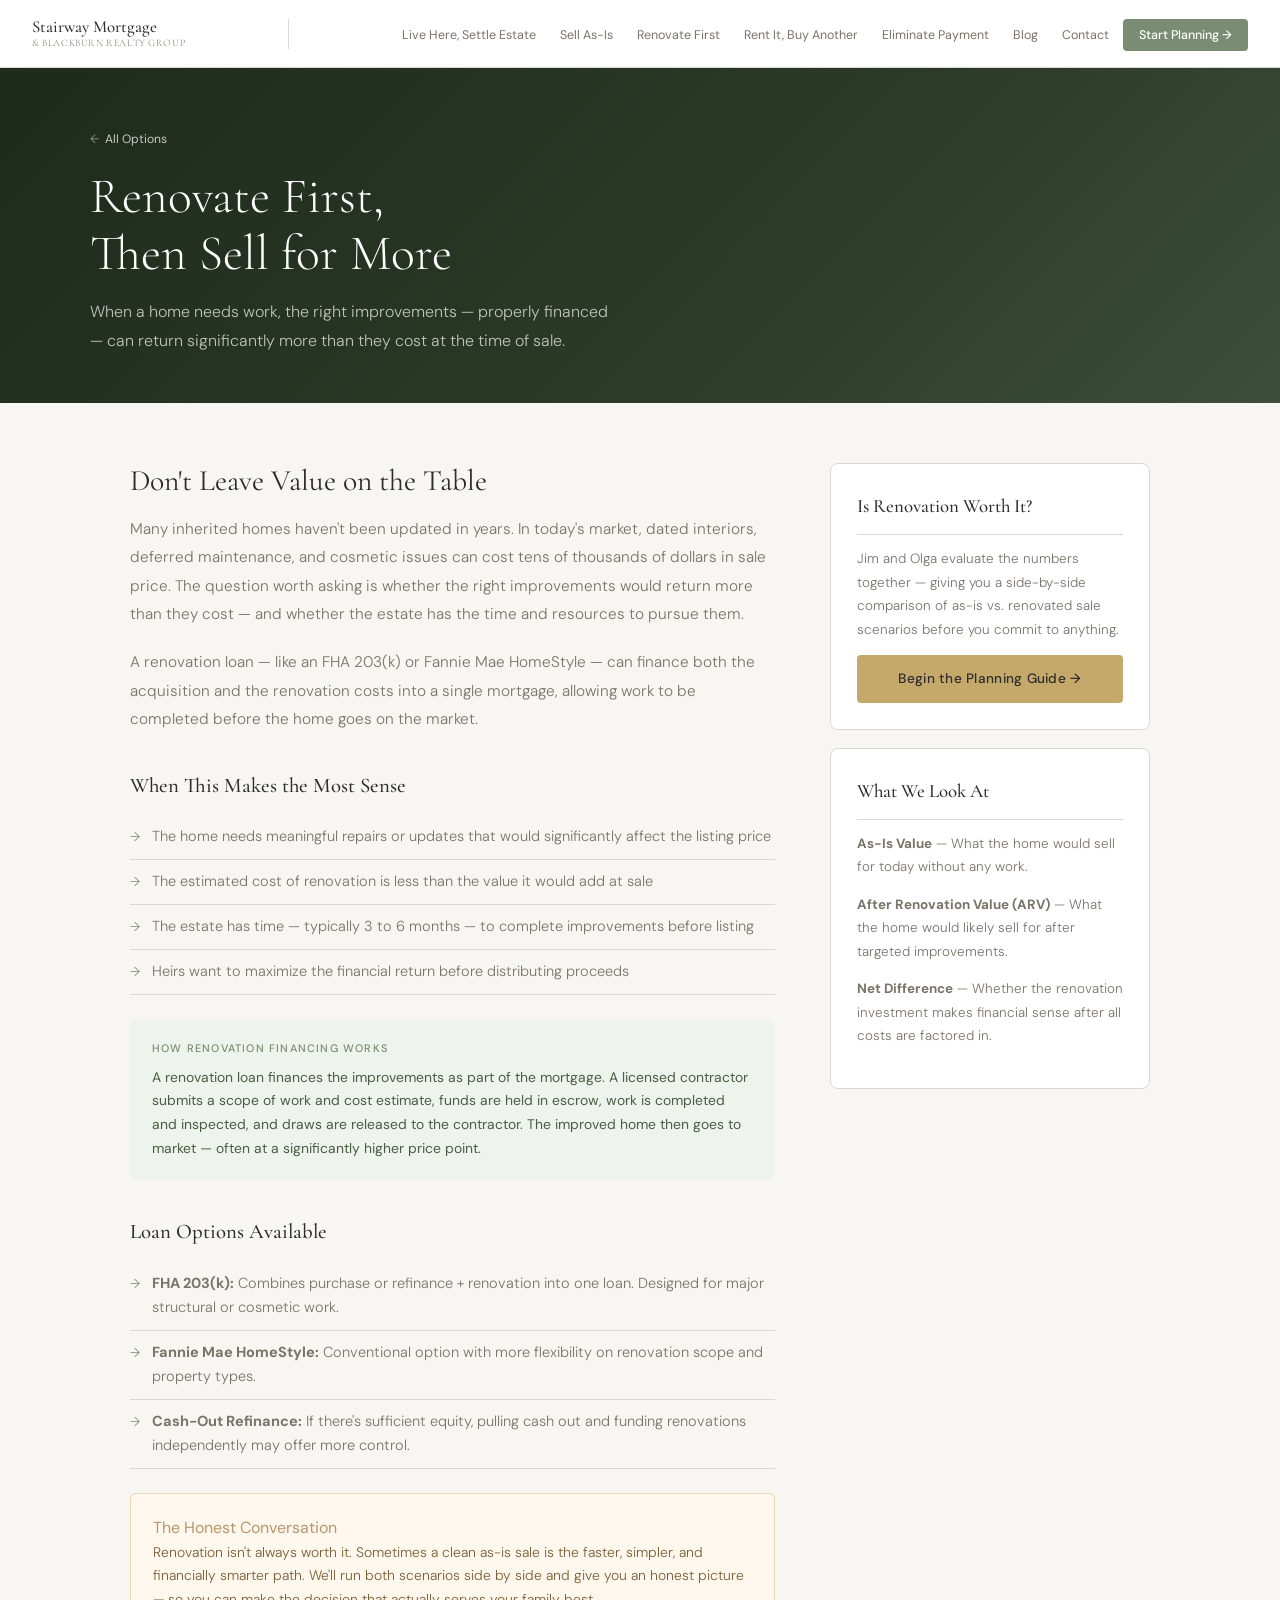
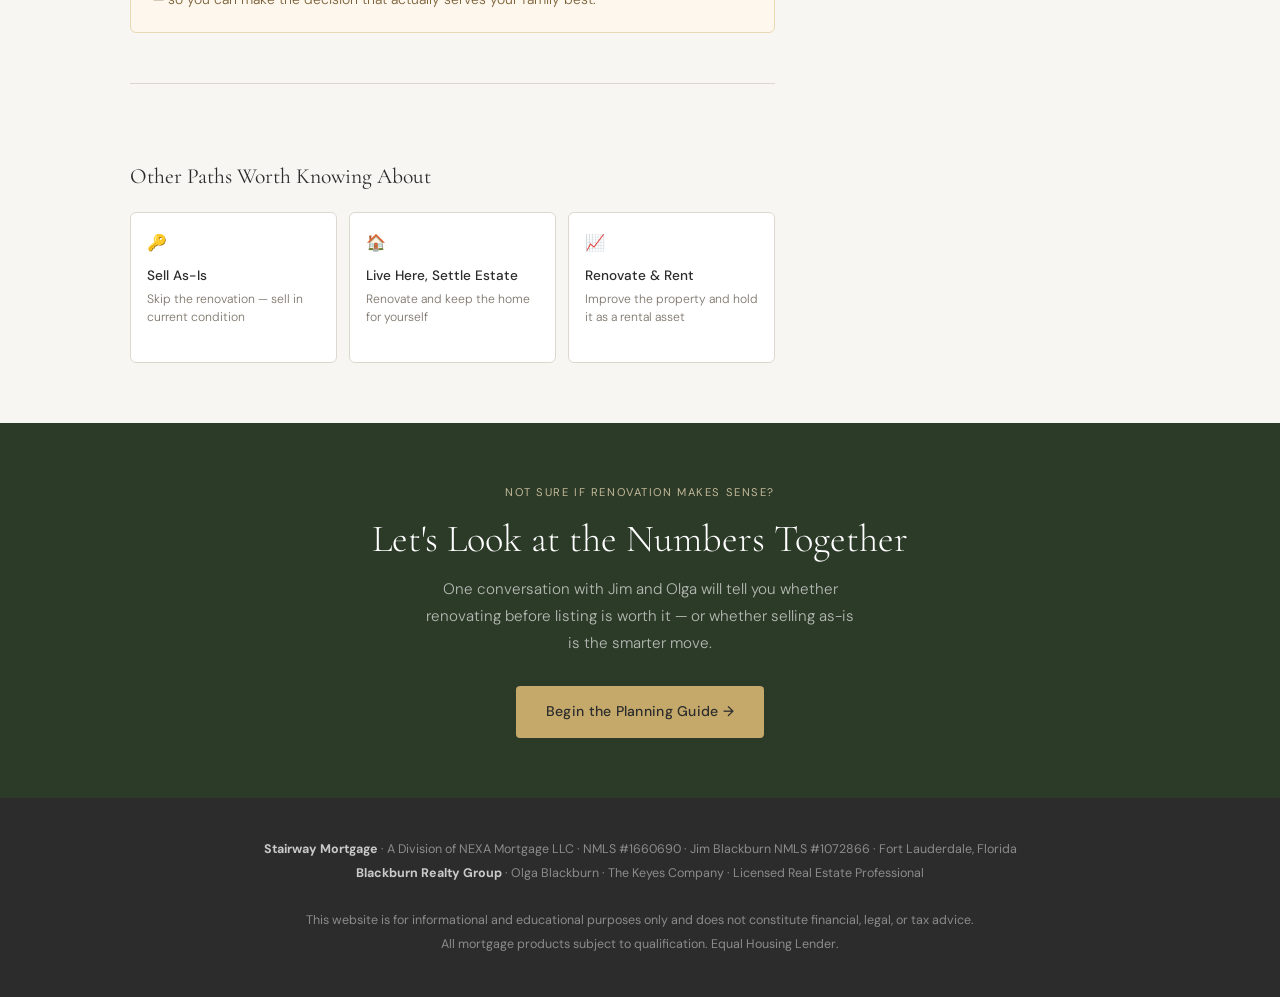
<file: renovate-first.html>
<!DOCTYPE html>
<html lang="en">
<head>
  <meta charset="UTF-8">
  <meta name="viewport" content="width=device-width, initial-scale=1.0">
  <title>Renovate First | Inherited Home Guide | Stairway Mortgage</title>
  <meta name="description" content="When an inherited home needs work, a renovation loan may allow you to improve the property and maximize what you receive at sale.">
  <link href="https://fonts.googleapis.com/css2?family=Cormorant+Garamond:ital,wght@0,300;0,400;0,500;1,300;1,400&family=DM+Sans:wght@300;400;500&display=swap" rel="stylesheet">
  <link rel="stylesheet" href="/css/style.css">
</head>
<body>

<div id="nav-placeholder"></div>

<div class="option-hero">
  <div class="option-hero-inner">
    <a href="/" class="breadcrumb">← <span>All Options</span></a>
    <h1>Renovate First,<br>Then Sell for More</h1>
    <p>When a home needs work, the right improvements — properly financed — can return significantly more than they cost at the time of sale.</p>
  </div>
</div>

<div class="option-layout">
  <div class="option-main">
    <h2>Don't Leave Value on the Table</h2>
    <p>Many inherited homes haven't been updated in years. In today's market, dated interiors, deferred maintenance, and cosmetic issues can cost tens of thousands of dollars in sale price. The question worth asking is whether the right improvements would return more than they cost — and whether the estate has the time and resources to pursue them.</p>
    <p>A renovation loan — like an FHA 203(k) or Fannie Mae HomeStyle — can finance both the acquisition and the renovation costs into a single mortgage, allowing work to be completed before the home goes on the market.</p>

    <h3>When This Makes the Most Sense</h3>
    <ul class="consideration-list">
      <li>The home needs meaningful repairs or updates that would significantly affect the listing price</li>
      <li>The estimated cost of renovation is less than the value it would add at sale</li>
      <li>The estate has time — typically 3 to 6 months — to complete improvements before listing</li>
      <li>Heirs want to maximize the financial return before distributing proceeds</li>
    </ul>

    <div class="fact-box">
      <div class="fact-label">How Renovation Financing Works</div>
      <p>A renovation loan finances the improvements as part of the mortgage. A licensed contractor submits a scope of work and cost estimate, funds are held in escrow, work is completed and inspected, and draws are released to the contractor. The improved home then goes to market — often at a significantly higher price point.</p>
    </div>

    <h3>Loan Options Available</h3>
    <ul class="consideration-list">
      <li><strong>FHA 203(k):</strong> Combines purchase or refinance + renovation into one loan. Designed for major structural or cosmetic work.</li>
      <li><strong>Fannie Mae HomeStyle:</strong> Conventional option with more flexibility on renovation scope and property types.</li>
      <li><strong>Cash-Out Refinance:</strong> If there's sufficient equity, pulling cash out and funding renovations independently may offer more control.</li>
    </ul>

    <div class="warm-box">
      <div class="fact-label">The Honest Conversation</div>
      <p>Renovation isn't always worth it. Sometimes a clean as-is sale is the faster, simpler, and financially smarter path. We'll run both scenarios side by side and give you an honest picture — so you can make the decision that actually serves your family best.</p>
    </div>

    <div class="other-options">
      <h3>Other Paths Worth Knowing About</h3>
      <div class="mini-grid">
        <a href="/sell-as-is" class="mini-card"><div class="mini-icon">🔑</div><h4>Sell As-Is</h4><p>Skip the renovation — sell in current condition</p></a>
        <a href="/live-here-settle-estate" class="mini-card"><div class="mini-icon">🏠</div><h4>Live Here, Settle Estate</h4><p>Renovate and keep the home for yourself</p></a>
        <a href="/rent-it-buy-another" class="mini-card"><div class="mini-icon">📈</div><h4>Renovate &amp; Rent</h4><p>Improve the property and hold it as a rental asset</p></a>
      </div>
    </div>
  </div>

  <div>
    <div class="sidebar-card sticky-card">
      <h4>Is Renovation Worth It?</h4>
      <p>Jim and Olga evaluate the numbers together — giving you a side-by-side comparison of as-is vs. renovated sale scenarios before you commit to anything.</p>
      <a href="/planning-guide" class="btn-primary">Begin the Planning Guide →</a>
    </div>
    <div class="sidebar-card">
      <h4>What We Look At</h4>
      <p><strong>As-Is Value</strong> — What the home would sell for today without any work.</p>
      <p style="margin-top:10px;"><strong>After Renovation Value (ARV)</strong> — What the home would likely sell for after targeted improvements.</p>
      <p style="margin-top:10px;"><strong>Net Difference</strong> — Whether the renovation investment makes financial sense after all costs are factored in.</p>
    </div>
  </div>
</div>

<div class="page-cta">
  <div class="cta-label">Not Sure If Renovation Makes Sense?</div>
  <h2>Let's Look at the Numbers Together</h2>
  <p>One conversation with Jim and Olga will tell you whether renovating before listing is worth it — or whether selling as-is is the smarter move.</p>
  <a href="/planning-guide" class="btn-primary">Begin the Planning Guide →</a>
</div>

<div id="footer-placeholder"></div>

<script src="/js/components.js"></script>
<script src="/js/main.js"></script>
</body>
</html>
</file>
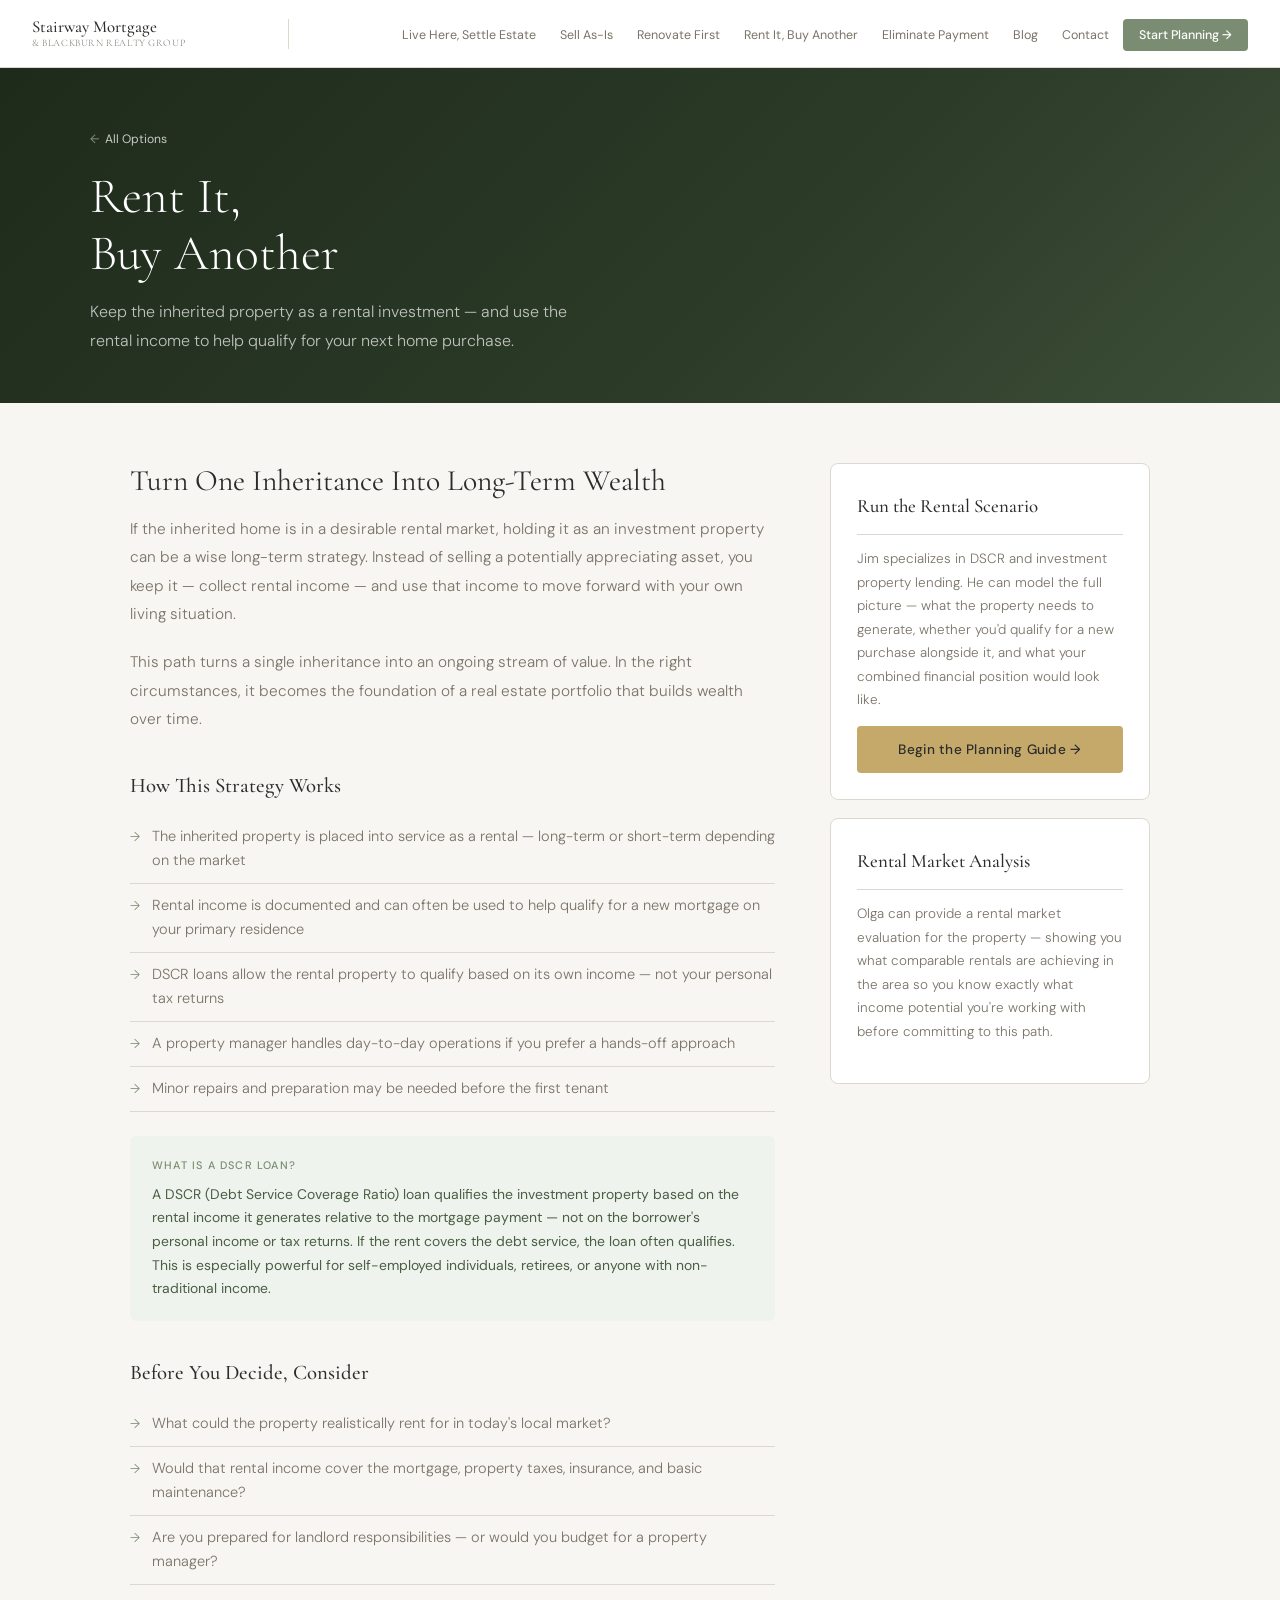
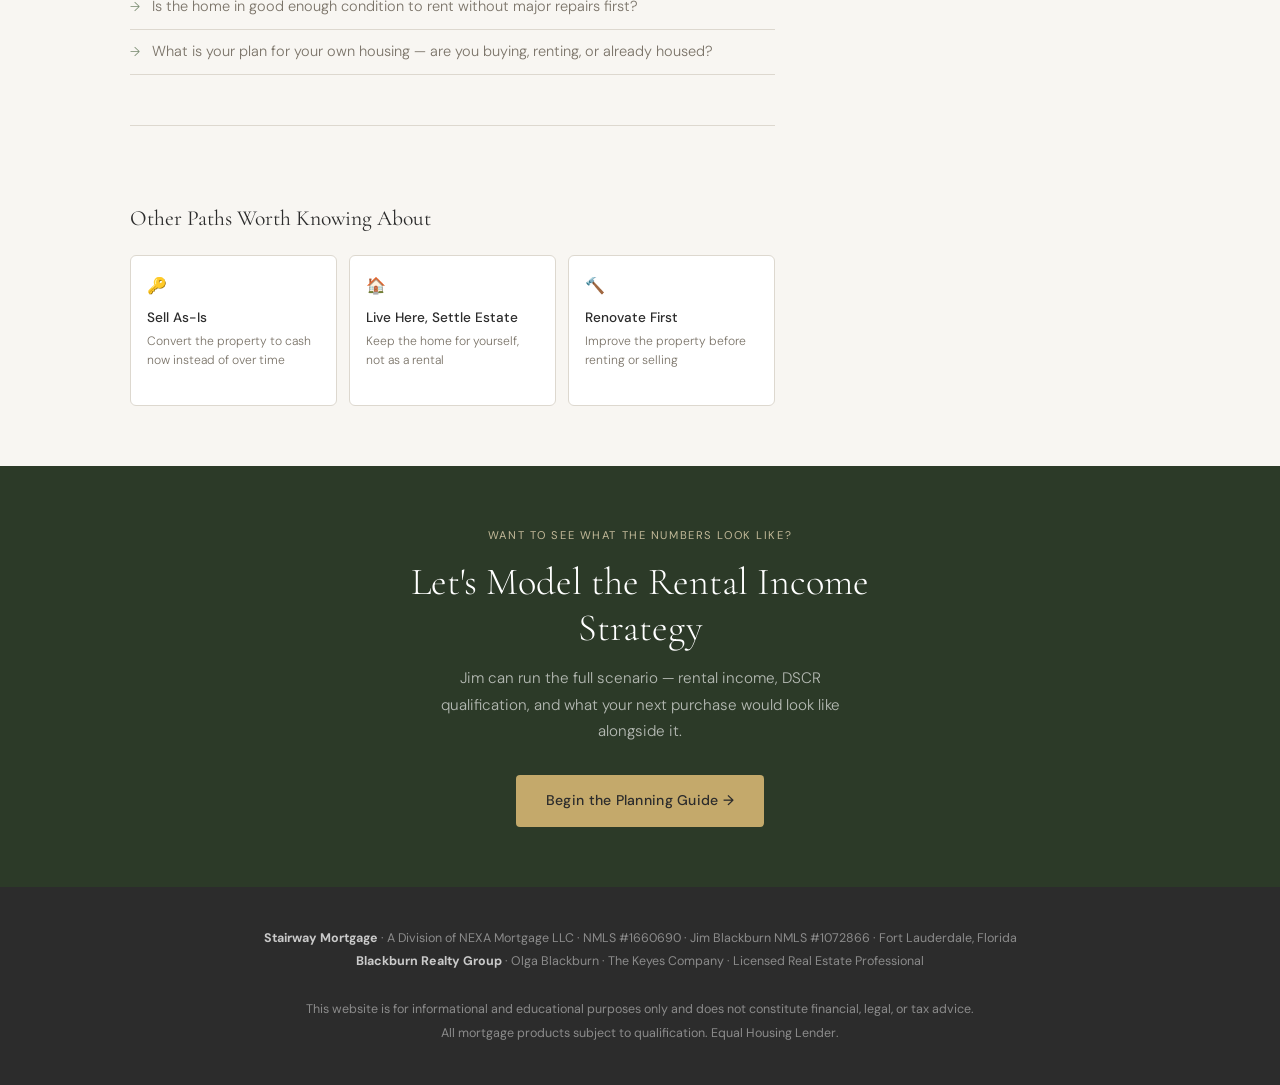
<file: rent-it-buy-another.html>
<!DOCTYPE html>
<html lang="en">
<head>
  <meta charset="UTF-8">
  <meta name="viewport" content="width=device-width, initial-scale=1.0">
  <title>Rent It, Buy Another | Inherited Home Guide | Stairway Mortgage</title>
  <meta name="description" content="Keep an inherited property as a rental investment and use the income to qualify for your next home purchase. DSCR lending explained.">
  <link href="https://fonts.googleapis.com/css2?family=Cormorant+Garamond:ital,wght@0,300;0,400;0,500;1,300;1,400&family=DM+Sans:wght@300;400;500&display=swap" rel="stylesheet">
  <link rel="stylesheet" href="/css/style.css">
</head>
<body>

<div id="nav-placeholder"></div>

<div class="option-hero">
  <div class="option-hero-inner">
    <a href="/" class="breadcrumb">← <span>All Options</span></a>
    <h1>Rent It,<br>Buy Another</h1>
    <p>Keep the inherited property as a rental investment — and use the rental income to help qualify for your next home purchase.</p>
  </div>
</div>

<div class="option-layout">
  <div class="option-main">
    <h2>Turn One Inheritance Into Long-Term Wealth</h2>
    <p>If the inherited home is in a desirable rental market, holding it as an investment property can be a wise long-term strategy. Instead of selling a potentially appreciating asset, you keep it — collect rental income — and use that income to move forward with your own living situation.</p>
    <p>This path turns a single inheritance into an ongoing stream of value. In the right circumstances, it becomes the foundation of a real estate portfolio that builds wealth over time.</p>

    <h3>How This Strategy Works</h3>
    <ul class="consideration-list">
      <li>The inherited property is placed into service as a rental — long-term or short-term depending on the market</li>
      <li>Rental income is documented and can often be used to help qualify for a new mortgage on your primary residence</li>
      <li>DSCR loans allow the rental property to qualify based on its own income — not your personal tax returns</li>
      <li>A property manager handles day-to-day operations if you prefer a hands-off approach</li>
      <li>Minor repairs and preparation may be needed before the first tenant</li>
    </ul>

    <div class="fact-box">
      <div class="fact-label">What Is a DSCR Loan?</div>
      <p>A DSCR (Debt Service Coverage Ratio) loan qualifies the investment property based on the rental income it generates relative to the mortgage payment — not on the borrower's personal income or tax returns. If the rent covers the debt service, the loan often qualifies. This is especially powerful for self-employed individuals, retirees, or anyone with non-traditional income.</p>
    </div>

    <h3>Before You Decide, Consider</h3>
    <ul class="consideration-list">
      <li>What could the property realistically rent for in today's local market?</li>
      <li>Would that rental income cover the mortgage, property taxes, insurance, and basic maintenance?</li>
      <li>Are you prepared for landlord responsibilities — or would you budget for a property manager?</li>
      <li>Is the home in good enough condition to rent without major repairs first?</li>
      <li>What is your plan for your own housing — are you buying, renting, or already housed?</li>
    </ul>

    <div class="other-options">
      <h3>Other Paths Worth Knowing About</h3>
      <div class="mini-grid">
        <a href="/sell-as-is" class="mini-card"><div class="mini-icon">🔑</div><h4>Sell As-Is</h4><p>Convert the property to cash now instead of over time</p></a>
        <a href="/live-here-settle-estate" class="mini-card"><div class="mini-icon">🏠</div><h4>Live Here, Settle Estate</h4><p>Keep the home for yourself, not as a rental</p></a>
        <a href="/renovate-first" class="mini-card"><div class="mini-icon">🔨</div><h4>Renovate First</h4><p>Improve the property before renting or selling</p></a>
      </div>
    </div>
  </div>

  <div>
    <div class="sidebar-card sticky-card">
      <h4>Run the Rental Scenario</h4>
      <p>Jim specializes in DSCR and investment property lending. He can model the full picture — what the property needs to generate, whether you'd qualify for a new purchase alongside it, and what your combined financial position would look like.</p>
      <a href="/planning-guide" class="btn-primary">Begin the Planning Guide →</a>
    </div>
    <div class="sidebar-card">
      <h4>Rental Market Analysis</h4>
      <p>Olga can provide a rental market evaluation for the property — showing you what comparable rentals are achieving in the area so you know exactly what income potential you're working with before committing to this path.</p>
    </div>
  </div>
</div>

<div class="page-cta">
  <div class="cta-label">Want to See What the Numbers Look Like?</div>
  <h2>Let's Model the Rental Income Strategy</h2>
  <p>Jim can run the full scenario — rental income, DSCR qualification, and what your next purchase would look like alongside it.</p>
  <a href="/planning-guide" class="btn-primary">Begin the Planning Guide →</a>
</div>

<div id="footer-placeholder"></div>

<script src="/js/components.js"></script>
<script src="/js/main.js"></script>
</body>
</html>
</file>
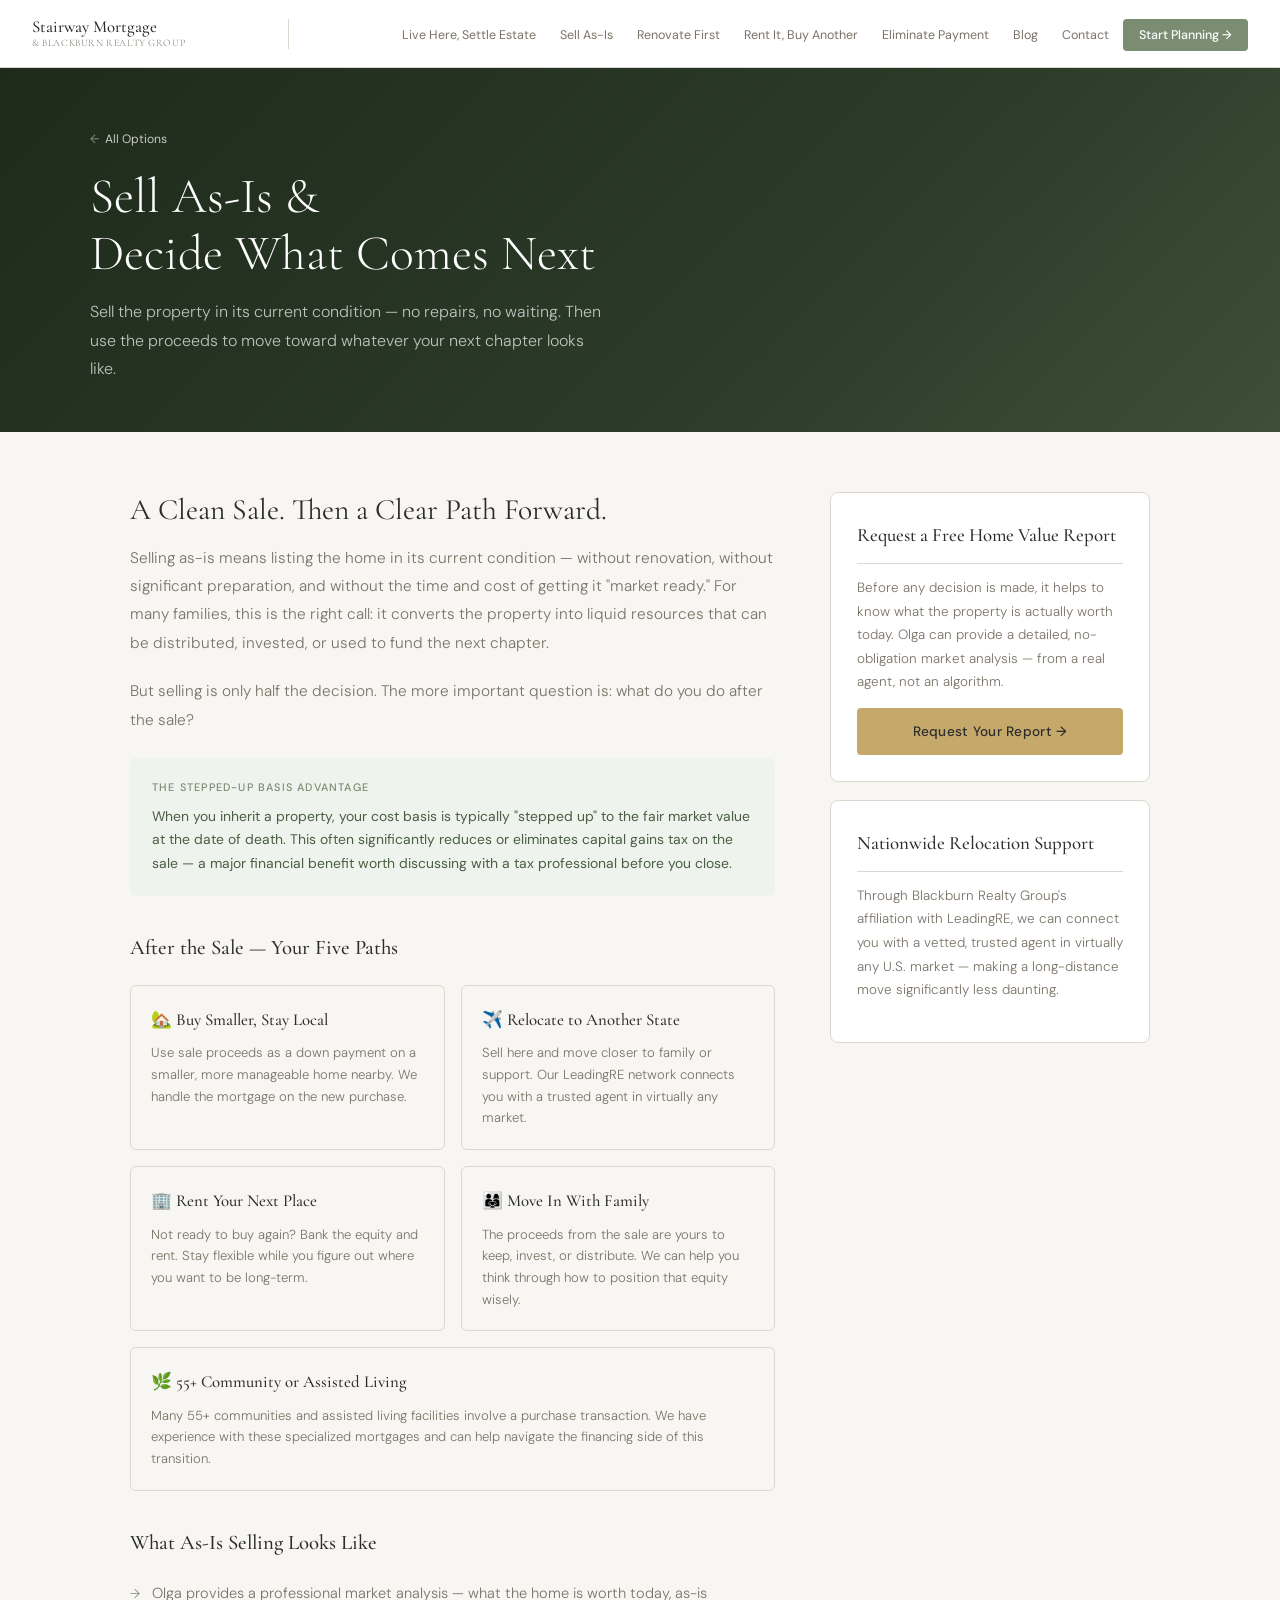
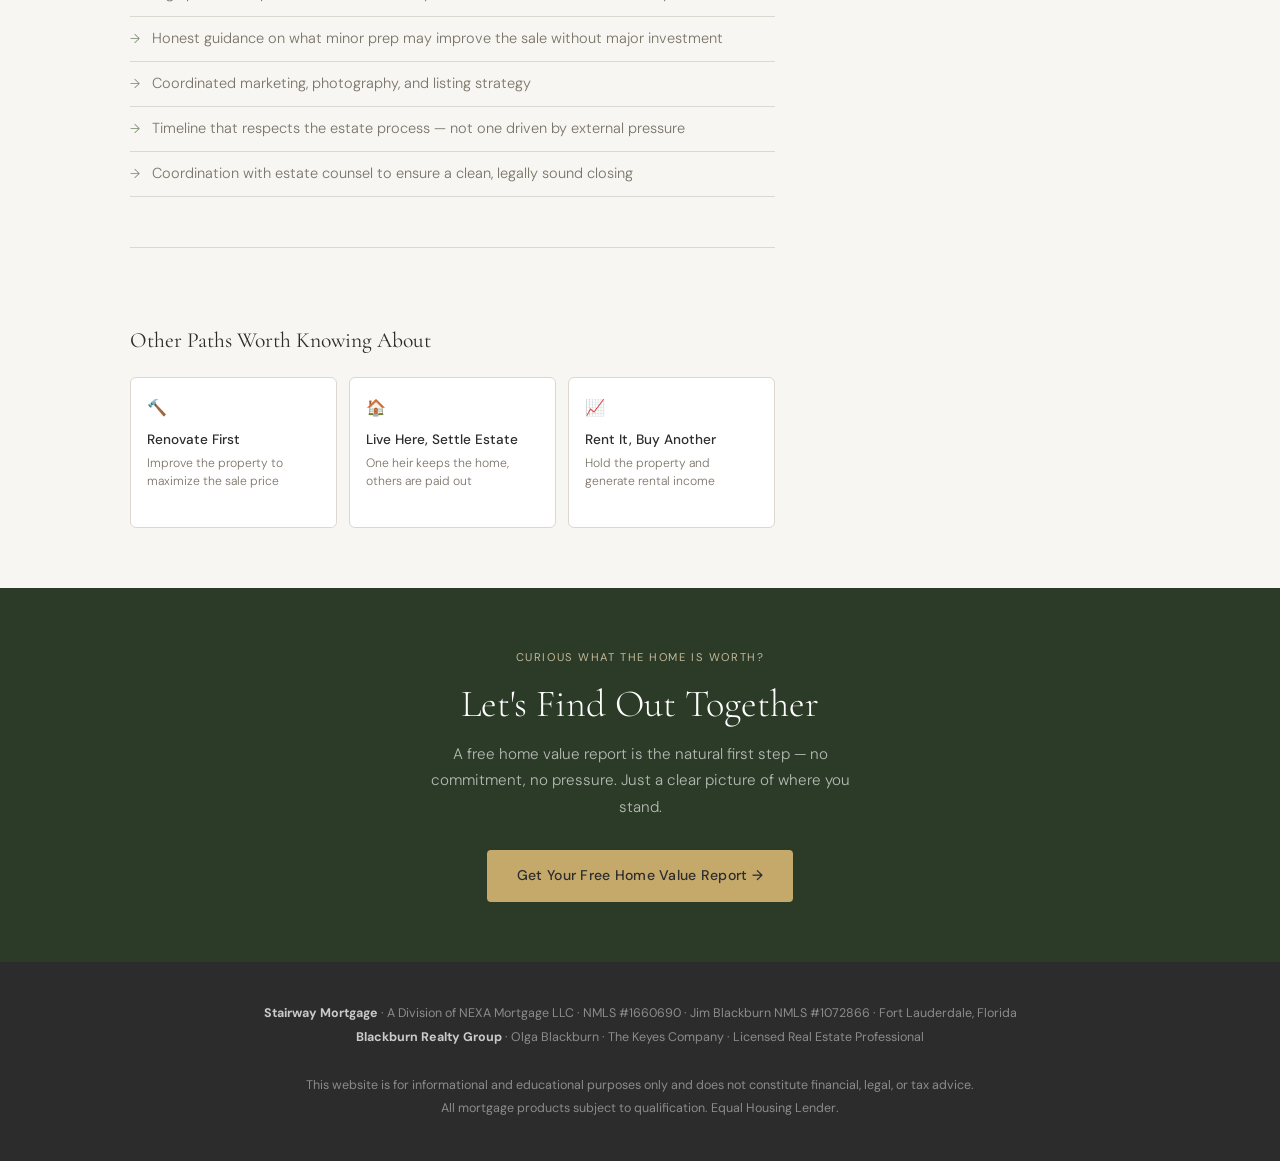
<file: sell-as-is.html>
<!DOCTYPE html>
<html lang="en">
<head>
  <meta charset="UTF-8">
  <meta name="viewport" content="width=device-width, initial-scale=1.0">
  <title>Sell As-Is | Inherited Home Guide | Stairway Mortgage</title>
  <meta name="description" content="Sell an inherited house in Florida as-is — no repairs, no waiting. Then decide what comes next: buy smaller, relocate, rent, or simplify.">
  <link href="https://fonts.googleapis.com/css2?family=Cormorant+Garamond:ital,wght@0,300;0,400;0,500;1,300;1,400&family=DM+Sans:wght@300;400;500&display=swap" rel="stylesheet">
  <link rel="stylesheet" href="/css/style.css">
</head>
<body>

<div id="nav-placeholder"></div>

<div class="option-hero">
  <div class="option-hero-inner">
    <a href="/" class="breadcrumb">← <span>All Options</span></a>
    <h1>Sell As-Is &<br>Decide What Comes Next</h1>
    <p>Sell the property in its current condition — no repairs, no waiting. Then use the proceeds to move toward whatever your next chapter looks like.</p>
  </div>
</div>

<div class="option-layout">
  <div class="option-main">
    <h2>A Clean Sale. Then a Clear Path Forward.</h2>
    <p>Selling as-is means listing the home in its current condition — without renovation, without significant preparation, and without the time and cost of getting it "market ready." For many families, this is the right call: it converts the property into liquid resources that can be distributed, invested, or used to fund the next chapter.</p>
    <p>But selling is only half the decision. The more important question is: what do you do after the sale?</p>

    <div class="fact-box">
      <div class="fact-label">The Stepped-Up Basis Advantage</div>
      <p>When you inherit a property, your cost basis is typically "stepped up" to the fair market value at the date of death. This often significantly reduces or eliminates capital gains tax on the sale — a major financial benefit worth discussing with a tax professional before you close.</p>
    </div>

    <h3>After the Sale — Your Five Paths</h3>
    <div class="after-sale-grid">
      <div class="after-card">
        <h4>🏡 Buy Smaller, Stay Local</h4>
        <p>Use sale proceeds as a down payment on a smaller, more manageable home nearby. We handle the mortgage on the new purchase.</p>
      </div>
      <div class="after-card">
        <h4>✈️ Relocate to Another State</h4>
        <p>Sell here and move closer to family or support. Our LeadingRE network connects you with a trusted agent in virtually any market.</p>
      </div>
      <div class="after-card">
        <h4>🏢 Rent Your Next Place</h4>
        <p>Not ready to buy again? Bank the equity and rent. Stay flexible while you figure out where you want to be long-term.</p>
      </div>
      <div class="after-card">
        <h4>👨‍👩‍👧 Move In With Family</h4>
        <p>The proceeds from the sale are yours to keep, invest, or distribute. We can help you think through how to position that equity wisely.</p>
      </div>
      <div class="after-card" style="grid-column: span 2;">
        <h4>🌿 55+ Community or Assisted Living</h4>
        <p>Many 55+ communities and assisted living facilities involve a purchase transaction. We have experience with these specialized mortgages and can help navigate the financing side of this transition.</p>
      </div>
    </div>

    <h3>What As-Is Selling Looks Like</h3>
    <ul class="consideration-list">
      <li>Olga provides a professional market analysis — what the home is worth today, as-is</li>
      <li>Honest guidance on what minor prep may improve the sale without major investment</li>
      <li>Coordinated marketing, photography, and listing strategy</li>
      <li>Timeline that respects the estate process — not one driven by external pressure</li>
      <li>Coordination with estate counsel to ensure a clean, legally sound closing</li>
    </ul>

    <div class="other-options">
      <h3>Other Paths Worth Knowing About</h3>
      <div class="mini-grid">
        <a href="/renovate-first" class="mini-card"><div class="mini-icon">🔨</div><h4>Renovate First</h4><p>Improve the property to maximize the sale price</p></a>
        <a href="/live-here-settle-estate" class="mini-card"><div class="mini-icon">🏠</div><h4>Live Here, Settle Estate</h4><p>One heir keeps the home, others are paid out</p></a>
        <a href="/rent-it-buy-another" class="mini-card"><div class="mini-icon">📈</div><h4>Rent It, Buy Another</h4><p>Hold the property and generate rental income</p></a>
      </div>
    </div>
  </div>

  <div>
    <div class="sidebar-card sticky-card">
      <h4>Request a Free Home Value Report</h4>
      <p>Before any decision is made, it helps to know what the property is actually worth today. Olga can provide a detailed, no-obligation market analysis — from a real agent, not an algorithm.</p>
      <a href="/planning-guide" class="btn-primary">Request Your Report →</a>
    </div>
    <div class="sidebar-card">
      <h4>Nationwide Relocation Support</h4>
      <p>Through Blackburn Realty Group's affiliation with LeadingRE, we can connect you with a vetted, trusted agent in virtually any U.S. market — making a long-distance move significantly less daunting.</p>
    </div>
  </div>
</div>

<div class="page-cta">
  <div class="cta-label">Curious What the Home Is Worth?</div>
  <h2>Let's Find Out Together</h2>
  <p>A free home value report is the natural first step — no commitment, no pressure. Just a clear picture of where you stand.</p>
  <a href="/planning-guide" class="btn-primary">Get Your Free Home Value Report →</a>
</div>

<div id="footer-placeholder"></div>

<script src="/js/components.js"></script>
<script src="/js/main.js"></script>
</body>
</html>
</file>
<file: css/style.css>
:root {
  --sage: #7A8C72;
  --sage-light: #B8C4B0;
  --sage-pale: #EFF3ED;
  --charcoal: #2C2C2C;
  --warm-white: #F8F6F2;
  --gold: #C4A96B;
  --gold-light: #E8D9B5;
  --muted: #7A7368;
  --border: #DDD8CF;
  --deep-green: #2C3A28;
}

* { margin: 0; padding: 0; box-sizing: border-box; }

body {
  font-family: 'DM Sans', sans-serif;
  background: var(--warm-white);
  color: var(--charcoal);
  font-size: 16px;
  line-height: 1.7;
}

/* ── NAV ── */
nav {
  background: white;
  border-bottom: 1px solid var(--border);
  padding: 0 32px;
  display: flex;
  align-items: center;
  justify-content: space-between;
  height: 68px;
  position: sticky;
  top: 0;
  z-index: 100;
  gap: 20px;
}

.nav-brand {
  display: flex;
  align-items: center;
  gap: 14px;
  text-decoration: none;
  flex-shrink: 0;
}

.nav-logo-text {
  font-family: 'Cormorant Garamond', serif;
  font-size: 1.05rem;
  font-weight: 500;
  color: var(--charcoal);
  line-height: 1.2;
}

.nav-logo-sub {
  font-size: 0.62rem;
  font-weight: 300;
  color: var(--muted);
  letter-spacing: 0.06em;
  text-transform: uppercase;
}

.nav-divider-v {
  width: 1px;
  height: 30px;
  background: var(--border);
  flex-shrink: 0;
}

.nav-links {
  display: flex;
  gap: 4px;
  list-style: none;
  align-items: center;
  flex-wrap: nowrap;
}

.nav-links a {
  text-decoration: none;
  color: var(--muted);
  font-size: 0.78rem;
  font-weight: 400;
  transition: color 0.2s;
  padding: 6px 10px;
  border-radius: 4px;
  white-space: nowrap;
}

.nav-links a:hover,
.nav-links a.active { color: var(--sage); background: var(--sage-pale); }

.nav-cta {
  background: var(--sage) !important;
  color: white !important;
  font-weight: 500 !important;
  padding: 8px 16px !important;
}

.nav-cta:hover { background: #6a7a62 !important; color: white !important; }

/* ── FOOTER ── */
footer {
  background: var(--charcoal);
  color: rgba(255,255,255,0.45);
  padding: 40px;
  font-size: 0.78rem;
  text-align: center;
  line-height: 1.9;
}

footer strong { color: rgba(255,255,255,0.75); }

/* ── SHARED COMPONENTS ── */
.hero {
  background: linear-gradient(160deg, #1e2b1b 0%, #2C3A28 45%, #3D4F38 100%);
  color: white;
  padding: 100px 40px 90px;
  text-align: center;
  position: relative;
  overflow: hidden;
}

.hero::before {
  content: '';
  position: absolute;
  inset: 0;
  background: url("data:image/svg+xml,%3Csvg width='40' height='40' viewBox='0 0 40 40' xmlns='http://www.w3.org/2000/svg'%3E%3Cg fill='%23ffffff' fill-opacity='0.025'%3E%3Cpath d='M20 20.5V18H0v5h5v5H0v5h20v-5h15v5h5V20.5H20zm0 2v3h-5v-3h5zm-15 0h5v3H5v-3zm25 5h-5v-3h5v3z'/%3E%3C/g%3E%3C/svg%3E");
}

.hero-eyebrow {
  font-size: 0.72rem;
  letter-spacing: 0.16em;
  text-transform: uppercase;
  color: var(--gold-light);
  margin-bottom: 24px;
  font-weight: 400;
  opacity: 0.9;
}

.hero h1 {
  font-family: 'Cormorant Garamond', serif;
  font-size: clamp(2.6rem, 5.5vw, 4.2rem);
  font-weight: 300;
  line-height: 1.1;
  margin-bottom: 28px;
  max-width: 740px;
  margin-left: auto;
  margin-right: auto;
}

.hero h1 em { font-style: italic; color: var(--gold-light); }

.hero-sub {
  font-size: 1.05rem;
  color: rgba(255,255,255,0.72);
  max-width: 520px;
  margin: 0 auto 44px;
  font-weight: 300;
  line-height: 1.8;
}

.hero-actions {
  display: flex;
  gap: 14px;
  justify-content: center;
  flex-wrap: wrap;
}

.option-hero {
  background: linear-gradient(135deg, #1e2b1b 0%, #2C3A28 60%, #3D4F38 100%);
  color: white;
  padding: 56px 40px 48px;
}

.option-hero-inner { max-width: 1100px; margin: 0 auto; }

.option-hero h1 {
  font-family: 'Cormorant Garamond', serif;
  font-size: clamp(2rem, 4vw, 3.1rem);
  font-weight: 300;
  line-height: 1.15;
  margin-bottom: 16px;
}

.option-hero p {
  font-size: 1rem;
  color: rgba(255,255,255,0.7);
  max-width: 520px;
  font-weight: 300;
  line-height: 1.8;
}

.breadcrumb {
  font-size: 0.76rem;
  color: rgba(255,255,255,0.45);
  margin-bottom: 18px;
  cursor: pointer;
  display: inline-flex;
  align-items: center;
  gap: 6px;
  transition: color 0.2s;
  text-decoration: none;
}

.breadcrumb:hover { color: rgba(255,255,255,0.8); }
.breadcrumb span { color: rgba(255,255,255,0.75); }

.btn-primary {
  background: var(--gold);
  color: var(--charcoal);
  padding: 14px 30px;
  border-radius: 4px;
  font-size: 0.88rem;
  font-weight: 500;
  text-decoration: none;
  border: none;
  cursor: pointer;
  transition: background 0.2s, transform 0.15s;
  display: inline-block;
  letter-spacing: 0.02em;
  font-family: 'DM Sans', sans-serif;
}

.btn-primary:hover { background: #b89858; transform: translateY(-1px); }

.btn-ghost {
  background: transparent;
  color: white;
  padding: 14px 30px;
  border-radius: 4px;
  font-size: 0.88rem;
  font-weight: 400;
  text-decoration: none;
  border: 1px solid rgba(255,255,255,0.3);
  cursor: pointer;
  transition: all 0.2s;
  display: inline-block;
  font-family: 'DM Sans', sans-serif;
}

.btn-ghost:hover { border-color: white; background: rgba(255,255,255,0.08); }

.section {
  padding: 70px 40px;
  max-width: 1100px;
  margin: 0 auto;
}

.section-label {
  font-size: 0.7rem;
  letter-spacing: 0.15em;
  text-transform: uppercase;
  color: var(--sage);
  font-weight: 500;
  margin-bottom: 12px;
}

.section h2 {
  font-family: 'Cormorant Garamond', serif;
  font-size: clamp(1.9rem, 3.5vw, 2.9rem);
  font-weight: 400;
  line-height: 1.2;
  color: var(--charcoal);
  margin-bottom: 16px;
}

.section-intro {
  font-size: 1rem;
  color: var(--muted);
  max-width: 600px;
  line-height: 1.8;
  margin-bottom: 50px;
  font-weight: 300;
}

.empathy-block {
  background: white;
  border-left: 3px solid var(--gold);
  padding: 30px 34px;
  margin-bottom: 55px;
  border-radius: 0 6px 6px 0;
  box-shadow: 0 2px 12px rgba(0,0,0,0.04);
}

.empathy-block p {
  font-family: 'Cormorant Garamond', serif;
  font-size: 1.3rem;
  font-style: italic;
  font-weight: 300;
  line-height: 1.7;
  color: var(--charcoal);
}

.options-grid {
  display: grid;
  grid-template-columns: repeat(3, 1fr);
  gap: 18px;
}

.option-card {
  background: white;
  border: 1px solid var(--border);
  border-radius: 8px;
  padding: 26px 24px;
  cursor: pointer;
  transition: all 0.2s;
  text-decoration: none;
  color: inherit;
  display: block;
}

.option-card:hover {
  border-color: var(--sage);
  box-shadow: 0 6px 24px rgba(122,140,114,0.15);
  transform: translateY(-2px);
}

.option-card.not-ready {
  border-color: #d4b87a;
  background: #fdf6e8;
}

.option-card.not-ready:hover {
  border-color: var(--gold);
  background: #faefd4;
  box-shadow: 0 6px 24px rgba(196,169,107,0.18);
}

.option-icon {
  width: 42px;
  height: 42px;
  background: var(--sage-pale);
  border-radius: 50%;
  display: flex;
  align-items: center;
  justify-content: center;
  margin-bottom: 14px;
  font-size: 1.2rem;
}

.option-card.not-ready .option-icon { background: #f5efe0; }

.option-card h3 {
  font-family: 'Cormorant Garamond', serif;
  font-size: 1.2rem;
  font-weight: 500;
  margin-bottom: 8px;
  color: var(--charcoal);
  line-height: 1.25;
}

.option-card p {
  font-size: 0.84rem;
  color: var(--muted);
  line-height: 1.65;
  font-weight: 300;
}

.card-link {
  display: inline-flex;
  align-items: center;
  gap: 5px;
  font-size: 0.8rem;
  color: var(--sage);
  font-weight: 500;
  margin-top: 14px;
}

.option-card.not-ready .card-link { color: #b8966a; }

.team-strip {
  background: white;
  border-top: 1px solid var(--border);
  border-bottom: 1px solid var(--border);
  padding: 55px 40px;
}

.team-inner {
  max-width: 1100px;
  margin: 0 auto;
  display: grid;
  grid-template-columns: 1fr 1px 1fr;
  gap: 55px;
  align-items: start;
}

.team-sep { background: var(--border); }

.team-member h3 {
  font-family: 'Cormorant Garamond', serif;
  font-size: 1.55rem;
  font-weight: 500;
  margin-bottom: 3px;
}

.team-member .title {
  font-size: 0.75rem;
  letter-spacing: 0.1em;
  text-transform: uppercase;
  color: var(--sage);
  margin-bottom: 14px;
  font-weight: 500;
}

.team-member p {
  font-size: 0.86rem;
  color: var(--muted);
  line-height: 1.75;
  font-weight: 300;
}

.team-badge {
  display: inline-block;
  background: var(--sage-pale);
  color: var(--sage);
  font-size: 0.7rem;
  padding: 3px 10px;
  border-radius: 20px;
  margin-top: 12px;
  font-weight: 500;
  letter-spacing: 0.03em;
}

.option-layout {
  max-width: 1100px;
  margin: 0 auto;
  padding: 60px 40px;
  display: grid;
  grid-template-columns: 1fr 320px;
  gap: 55px;
  align-items: start;
}

.option-main h2 {
  font-family: 'Cormorant Garamond', serif;
  font-size: 1.85rem;
  font-weight: 400;
  margin-bottom: 16px;
  line-height: 1.2;
}

.option-main p {
  color: var(--muted);
  font-weight: 300;
  line-height: 1.85;
  margin-bottom: 20px;
  font-size: 0.96rem;
}

.option-main h3 {
  font-family: 'Cormorant Garamond', serif;
  font-size: 1.3rem;
  font-weight: 500;
  margin: 34px 0 12px;
  color: var(--charcoal);
}

.consideration-list { list-style: none; margin-bottom: 24px; }

.consideration-list li {
  padding: 10px 0 10px 22px;
  border-bottom: 1px solid var(--border);
  font-size: 0.91rem;
  color: var(--muted);
  position: relative;
  font-weight: 300;
  line-height: 1.65;
}

.consideration-list li::before {
  content: '→';
  position: absolute;
  left: 0;
  color: var(--sage);
  font-size: 0.82rem;
  top: 11px;
}

.fact-box {
  background: var(--sage-pale);
  border-radius: 6px;
  padding: 20px 22px;
  margin: 24px 0;
}

.fact-box .fact-label {
  font-size: 0.68rem;
  letter-spacing: 0.11em;
  text-transform: uppercase;
  color: var(--sage);
  font-weight: 500;
  margin-bottom: 8px;
}

.fact-box p {
  font-size: 0.87rem;
  color: #4a5e44;
  line-height: 1.7;
  margin: 0;
  font-weight: 400;
}

.warm-box {
  background: #fdf7ed;
  border: 1px solid var(--gold-light);
  border-radius: 6px;
  padding: 20px 22px;
  margin: 24px 0;
}

.warm-box .fact-label { color: #b8966a; }
.warm-box p { color: #7a5f35; font-size: 0.87rem; line-height: 1.7; margin: 0; font-weight: 300; }

.sidebar-card {
  background: white;
  border: 1px solid var(--border);
  border-radius: 8px;
  padding: 26px;
  margin-bottom: 18px;
}

.sidebar-card.sticky-card { position: sticky; top: 86px; }

.sidebar-card h4 {
  font-family: 'Cormorant Garamond', serif;
  font-size: 1.18rem;
  font-weight: 500;
  margin-bottom: 12px;
  padding-bottom: 12px;
  border-bottom: 1px solid var(--border);
}

.sidebar-card p {
  font-size: 0.84rem;
  color: var(--muted);
  line-height: 1.75;
  font-weight: 300;
  margin-bottom: 14px;
}

.sidebar-card .btn-primary { width: 100%; text-align: center; font-size: 0.85rem; padding: 12px 18px; }

.page-cta {
  background: var(--deep-green);
  color: white;
  padding: 60px 40px;
  text-align: center;
}

.page-cta .cta-label {
  font-size: 0.7rem;
  letter-spacing: 0.14em;
  text-transform: uppercase;
  color: var(--gold-light);
  opacity: 0.8;
  margin-bottom: 14px;
}

.page-cta h2 {
  font-family: 'Cormorant Garamond', serif;
  font-size: clamp(1.7rem, 3vw, 2.4rem);
  font-weight: 300;
  margin-bottom: 14px;
  max-width: 560px;
  margin-left: auto;
  margin-right: auto;
  line-height: 1.2;
}

.page-cta p {
  font-size: 0.95rem;
  color: rgba(255,255,255,0.65);
  max-width: 440px;
  margin: 0 auto 30px;
  font-weight: 300;
  line-height: 1.75;
}

.other-options {
  margin-top: 50px;
  padding-top: 40px;
  border-top: 1px solid var(--border);
}

.other-options h3 {
  font-family: 'Cormorant Garamond', serif;
  font-size: 1.35rem;
  font-weight: 400;
  margin-bottom: 18px;
}

.mini-grid {
  display: grid;
  grid-template-columns: repeat(auto-fill, minmax(200px, 1fr));
  gap: 12px;
}

.mini-card {
  background: white;
  border: 1px solid var(--border);
  border-radius: 6px;
  padding: 16px;
  transition: all 0.15s;
  text-decoration: none;
  color: inherit;
  display: block;
}

.mini-card:hover { border-color: var(--sage); background: var(--sage-pale); }
.mini-card .mini-icon { font-size: 1rem; margin-bottom: 7px; }
.mini-card h4 { font-size: 0.85rem; font-weight: 500; color: var(--charcoal); margin-bottom: 3px; }
.mini-card p { font-size: 0.76rem; color: var(--muted); font-weight: 300; line-height: 1.5; }

.after-sale-grid {
  display: grid;
  grid-template-columns: 1fr 1fr;
  gap: 16px;
  margin: 20px 0;
}

.after-card {
  background: var(--warm-white);
  border: 1px solid var(--border);
  border-radius: 6px;
  padding: 20px;
}

.after-card h4 {
  font-family: 'Cormorant Garamond', serif;
  font-size: 1.05rem;
  font-weight: 500;
  margin-bottom: 8px;
  color: var(--charcoal);
}

.after-card p {
  font-size: 0.82rem;
  color: var(--muted);
  line-height: 1.65;
  margin: 0;
  font-weight: 300;
}

/* Quiz */
.quiz-wrap { max-width: 680px; margin: 0 auto; padding: 65px 40px; }
.quiz-header { text-align: center; margin-bottom: 48px; }
.quiz-header h1 { font-family: 'Cormorant Garamond', serif; font-size: 2.3rem; font-weight: 400; margin-bottom: 12px; line-height: 1.2; }
.quiz-header p { font-size: 0.97rem; color: var(--muted); font-weight: 300; line-height: 1.8; }
.progress-bar { background: var(--border); height: 2px; border-radius: 2px; margin-bottom: 52px; }
.progress-fill { height: 100%; background: var(--sage); border-radius: 2px; transition: width 0.4s ease; }
.question-block { display: none; }
.question-block.active { display: block; animation: fadeUp 0.35s ease; }
@keyframes fadeUp { from { opacity: 0; transform: translateY(10px); } to { opacity: 1; transform: translateY(0); } }
.question-num { font-size: 0.7rem; letter-spacing: 0.12em; text-transform: uppercase; color: var(--sage); font-weight: 500; margin-bottom: 10px; }
.question-block h2 { font-family: 'Cormorant Garamond', serif; font-size: 1.75rem; font-weight: 400; line-height: 1.25; margin-bottom: 8px; }
.question-note { font-size: 0.87rem; color: var(--muted); margin-bottom: 26px; font-style: italic; font-weight: 300; }
.answer-options { display: flex; flex-direction: column; gap: 10px; }
.answer-btn { background: white; border: 1.5px solid var(--border); border-radius: 6px; padding: 15px 18px; text-align: left; cursor: pointer; font-size: 0.93rem; color: var(--charcoal); font-family: 'DM Sans', sans-serif; transition: all 0.15s; line-height: 1.4; }
.answer-btn:hover { border-color: var(--sage); background: var(--sage-pale); }
.answer-btn.selected { border-color: var(--sage); background: var(--sage-pale); color: #3d5239; }
.answer-btn .answer-sub { display: block; font-size: 0.76rem; color: var(--muted); margin-top: 3px; font-weight: 300; }
.quiz-nav { display: flex; justify-content: space-between; margin-top: 32px; align-items: center; }
.btn-back { background: none; border: none; color: var(--muted); cursor: pointer; font-size: 0.85rem; font-family: 'DM Sans', sans-serif; padding: 8px 0; transition: color 0.15s; }
.btn-back:hover { color: var(--charcoal); }
.btn-next { background: var(--sage); color: white; border: none; padding: 12px 26px; border-radius: 4px; font-size: 0.88rem; font-weight: 500; cursor: pointer; font-family: 'DM Sans', sans-serif; transition: background 0.2s; }
.btn-next:hover { background: #6a7a62; }
.btn-next:disabled { background: var(--border); color: var(--muted); cursor: not-allowed; }
.text-input { width: 100%; padding: 13px 16px; border: 1.5px solid var(--border); border-radius: 6px; font-size: 0.93rem; font-family: 'DM Sans', sans-serif; color: var(--charcoal); outline: none; transition: border-color 0.15s; background: white; }
.text-input:focus { border-color: var(--sage); }
.input-row { display: grid; grid-template-columns: 1fr 1fr; gap: 12px; }
.confirmation { text-align: center; padding: 50px 20px; }
.confirmation-icon { width: 64px; height: 64px; background: var(--sage-pale); border-radius: 50%; display: flex; align-items: center; justify-content: center; margin: 0 auto 24px; font-size: 1.6rem; color: var(--sage); }
.confirmation h2 { font-family: 'Cormorant Garamond', serif; font-size: 2rem; font-weight: 400; margin-bottom: 14px; }
.confirmation p { color: var(--muted); font-weight: 300; line-height: 1.8; max-width: 420px; margin: 0 auto 14px; font-size: 0.95rem; }

/* Not Ready */
.not-ready-hero { background: linear-gradient(160deg, #3a3228 0%, #4a3f32 100%); color: white; padding: 80px 40px 70px; text-align: center; }
.not-ready-hero h1 { font-family: 'Cormorant Garamond', serif; font-size: clamp(2.2rem, 4vw, 3.4rem); font-weight: 300; line-height: 1.15; margin-bottom: 22px; max-width: 680px; margin-left: auto; margin-right: auto; }
.not-ready-hero h1 em { font-style: italic; color: var(--gold-light); }
.not-ready-hero p { font-size: 1.05rem; color: rgba(255,255,255,0.7); max-width: 500px; margin: 0 auto; font-weight: 300; line-height: 1.8; }
.not-ready-content { max-width: 760px; margin: 0 auto; padding: 65px 40px; }
.feeling-block { background: white; border-radius: 8px; padding: 30px 32px; margin-bottom: 20px; border: 1px solid var(--border); }
.feeling-block h3 { font-family: 'Cormorant Garamond', serif; font-size: 1.3rem; font-weight: 500; margin-bottom: 10px; color: var(--charcoal); }
.feeling-block p { font-size: 0.92rem; color: var(--muted); line-height: 1.8; font-weight: 300; }
.not-ready-cta { background: #fdf7ed; border: 1px solid var(--gold-light); border-radius: 8px; padding: 36px 32px; text-align: center; margin-top: 40px; }
.not-ready-cta h3 { font-family: 'Cormorant Garamond', serif; font-size: 1.6rem; font-weight: 400; margin-bottom: 12px; }
.not-ready-cta p { font-size: 0.9rem; color: var(--muted); line-height: 1.75; max-width: 420px; margin: 0 auto 24px; font-weight: 300; }

/* Contact */
.contact-wrap { max-width: 1000px; margin: 0 auto; padding: 70px 40px; display: grid; grid-template-columns: 1fr 380px; gap: 60px; align-items: start; }
.form-side h2 { font-family: 'Cormorant Garamond', serif; font-size: 2rem; font-weight: 400; margin-bottom: 10px; line-height: 1.2; }
.form-side .form-intro { font-size: 0.95rem; color: var(--muted); font-weight: 300; line-height: 1.75; margin-bottom: 36px; }
.form-group { display: flex; flex-direction: column; gap: 14px; margin-bottom: 14px; }
.form-row { display: grid; grid-template-columns: 1fr 1fr; gap: 14px; }
.field-wrap { display: flex; flex-direction: column; gap: 6px; }
label { font-size: 0.75rem; font-weight: 500; letter-spacing: 0.05em; text-transform: uppercase; color: var(--muted); }
input[type="text"], input[type="tel"], input[type="email"], textarea, select { width: 100%; padding: 13px 16px; border: 1.5px solid var(--border); border-radius: 6px; font-size: 0.93rem; font-family: 'DM Sans', sans-serif; color: var(--charcoal); background: white; outline: none; transition: border-color 0.15s; -webkit-appearance: none; }
input:focus, textarea:focus, select:focus { border-color: var(--sage); }
textarea { resize: vertical; min-height: 130px; line-height: 1.6; }
select { cursor: pointer; background-image: url("data:image/svg+xml,%3Csvg xmlns='http://www.w3.org/2000/svg' width='12' height='8' viewBox='0 0 12 8'%3E%3Cpath d='M1 1l5 5 5-5' stroke='%237A7368' stroke-width='1.5' fill='none' stroke-linecap='round'/%3E%3C/svg%3E"); background-repeat: no-repeat; background-position: right 14px center; padding-right: 36px; }
.submit-btn { width: 100%; background: var(--sage); color: white; border: none; padding: 15px 24px; border-radius: 6px; font-size: 0.95rem; font-weight: 500; cursor: pointer; font-family: 'DM Sans', sans-serif; transition: background 0.2s, transform 0.15s; margin-top: 8px; letter-spacing: 0.02em; }
.submit-btn:hover { background: #6a7a62; transform: translateY(-1px); }
.form-disclaimer { font-size: 0.75rem; color: var(--muted); line-height: 1.6; margin-top: 14px; font-weight: 300; }
.contact-sidebar { display: flex; flex-direction: column; gap: 20px; }
.info-card { background: white; border: 1px solid var(--border); border-radius: 8px; padding: 26px; }
.info-card h3 { font-family: 'Cormorant Garamond', serif; font-size: 1.25rem; font-weight: 500; margin-bottom: 16px; padding-bottom: 14px; border-bottom: 1px solid var(--border); }
.contact-row { display: flex; align-items: flex-start; gap: 12px; padding: 10px 0; border-bottom: 1px solid var(--border); }
.contact-row:last-child { border-bottom: none; }
.contact-icon { width: 34px; height: 34px; background: var(--sage-pale); border-radius: 50%; display: flex; align-items: center; justify-content: center; font-size: 0.9rem; flex-shrink: 0; margin-top: 1px; }
.contact-label { font-size: 0.68rem; letter-spacing: 0.08em; text-transform: uppercase; color: var(--muted); font-weight: 500; margin-bottom: 2px; }
.contact-value { font-size: 0.92rem; color: var(--charcoal); font-weight: 400; line-height: 1.4; }
.contact-value a { color: var(--sage); text-decoration: none; }
.contact-value a:hover { text-decoration: underline; }
.hours-card { background: var(--sage-pale); border-radius: 8px; padding: 22px; }
.hours-card h4 { font-family: 'Cormorant Garamond', serif; font-size: 1.1rem; font-weight: 500; margin-bottom: 12px; color: var(--deep-green); }
.hours-row { display: flex; justify-content: space-between; font-size: 0.83rem; padding: 5px 0; border-bottom: 1px solid rgba(122,140,114,0.2); color: #4a5e44; }
.hours-row:last-child { border-bottom: none; }
.hours-row .day { font-weight: 500; }
.hours-row .time { font-weight: 300; }
.planning-nudge { background: #fdf7ed; border: 1px solid var(--gold-light); border-radius: 8px; padding: 22px; text-align: center; }
.planning-nudge p { font-size: 0.85rem; color: var(--muted); line-height: 1.7; font-weight: 300; margin-bottom: 14px; }
.planning-nudge a { display: block; background: var(--gold); color: var(--charcoal); padding: 11px 18px; border-radius: 4px; font-size: 0.85rem; font-weight: 500; text-decoration: none; transition: background 0.2s; }
.planning-nudge a:hover { background: #b89858; }
.conf-hidden { display: none; }
.conf-show { display: block; text-align: center; padding: 50px 30px; background: white; border: 1px solid var(--border); border-radius: 8px; }
.confirm-icon { width: 60px; height: 60px; background: var(--sage-pale); border-radius: 50%; display: flex; align-items: center; justify-content: center; margin: 0 auto 20px; font-size: 1.5rem; color: var(--sage); }

/* ── RESPONSIVE ── */
@media (max-width: 900px) {
  .options-grid { grid-template-columns: repeat(2, 1fr); }
  .option-layout { grid-template-columns: 1fr; }
  .team-inner { grid-template-columns: 1fr; }
  .team-sep { display: none; }
  .after-sale-grid { grid-template-columns: 1fr; }
  .contact-wrap { grid-template-columns: 1fr; }
}

@media (max-width: 640px) {
  nav { padding: 0 16px; }
  .nav-links { display: none; }
  .hero { padding: 65px 24px 55px; }
  .section { padding: 45px 24px; }
  .options-grid { grid-template-columns: 1fr; }
  .option-hero { padding: 40px 24px 34px; }
  .option-layout { padding: 40px 24px; }
  .quiz-wrap { padding: 40px 20px; }
  .not-ready-content { padding: 45px 24px; }
  .input-row { grid-template-columns: 1fr; }
  .page-cta { padding: 50px 24px; }
  .team-strip { padding: 45px 24px; }
  .form-row { grid-template-columns: 1fr; }
  .contact-wrap { padding: 40px 24px; }
}
</file>
